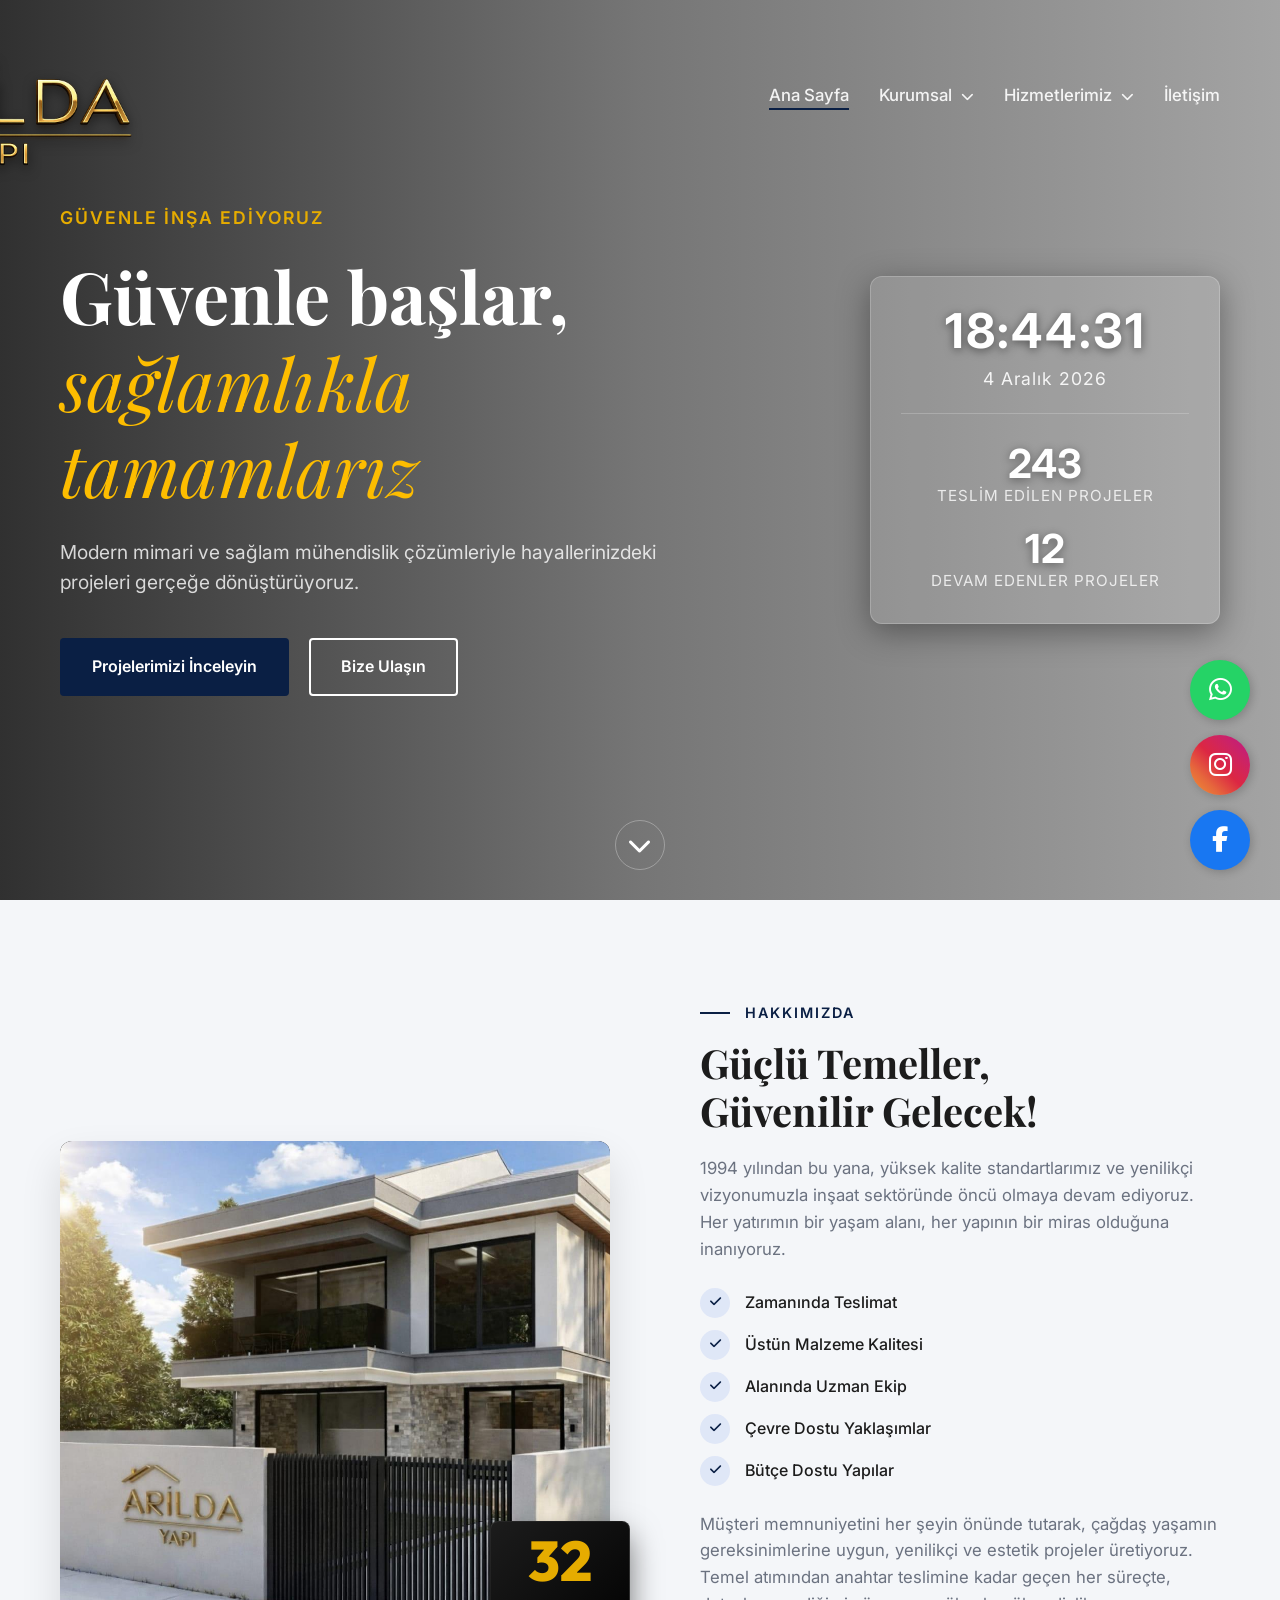
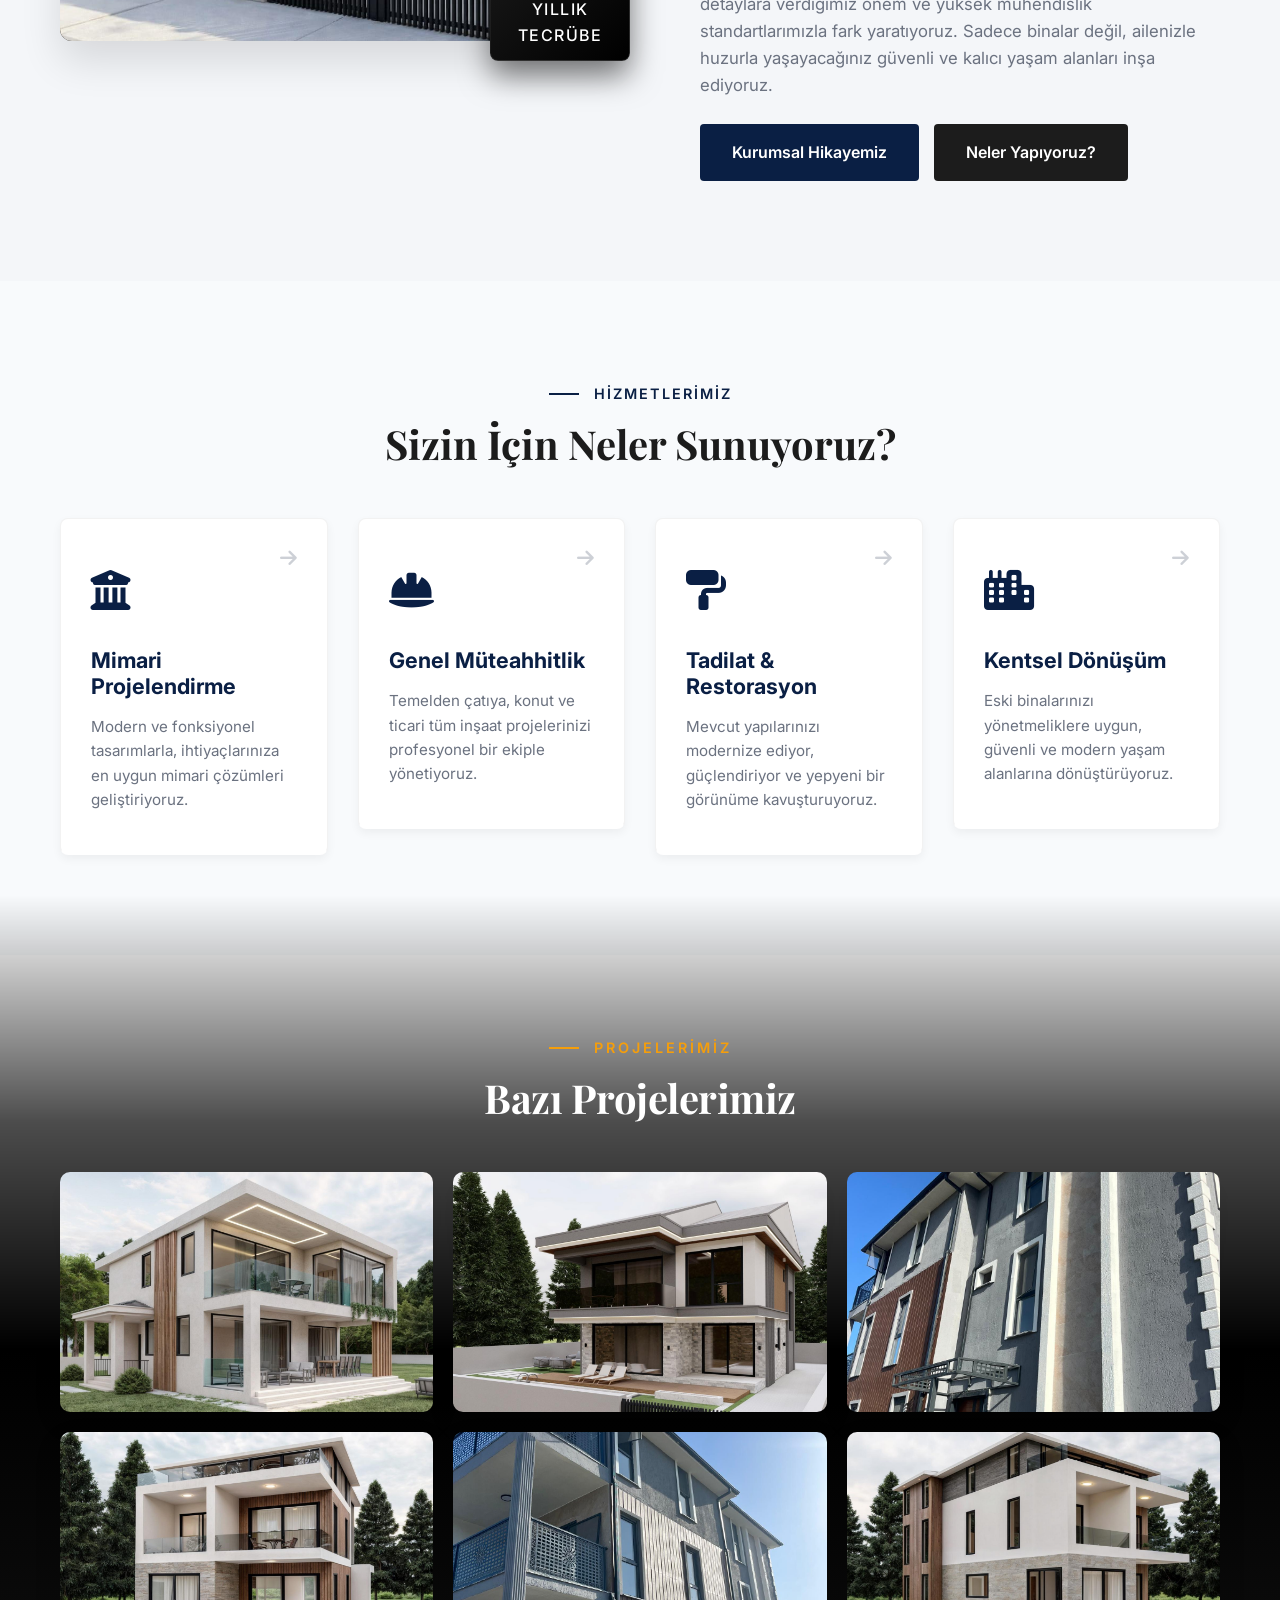
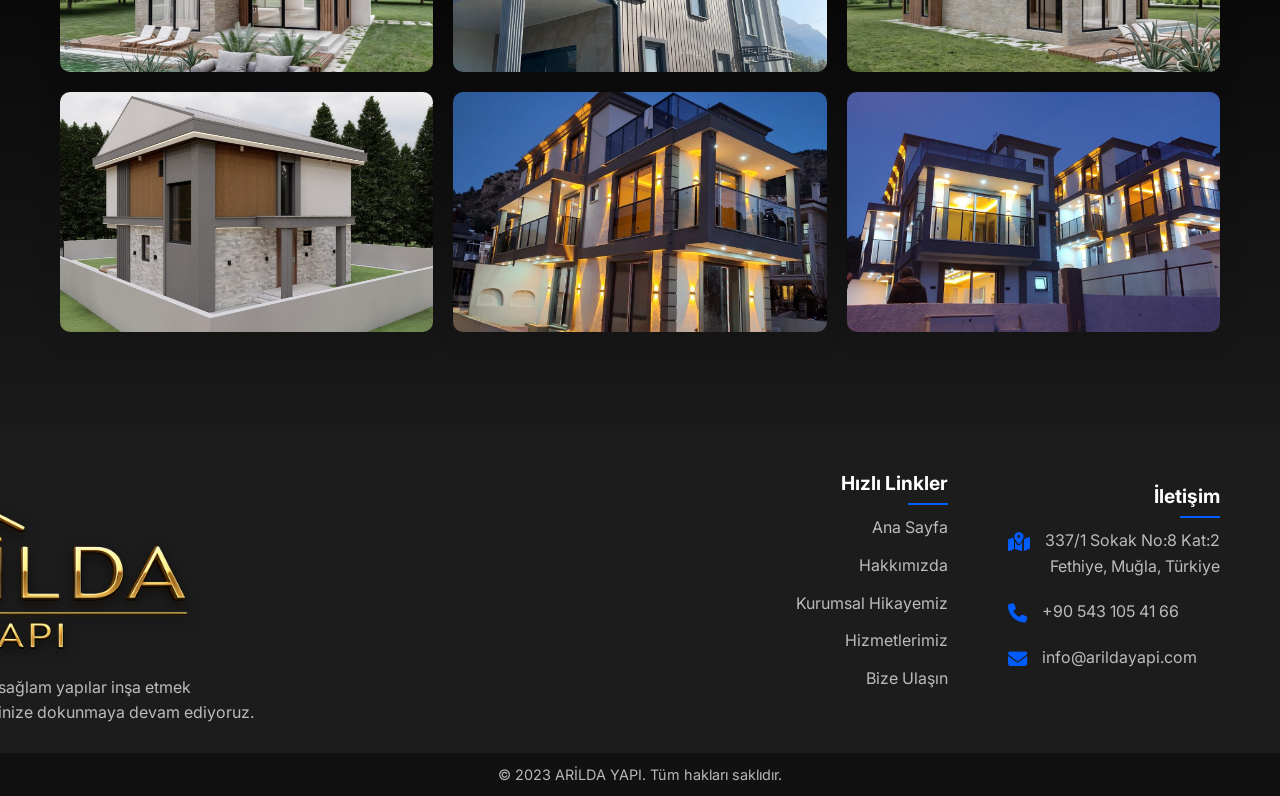
<file: index.html>
<!DOCTYPE html>
<html lang="tr">

<head>
    <meta charset="UTF-8">
    <meta name="viewport" content="width=device-width, initial-scale=1.0">
    <title>ARİLDA YAPI | Geleceğin Mimarı</title>
    <!-- Google Fonts -->
    <link rel="preconnect" href="https://fonts.googleapis.com">
    <link rel="preconnect" href="https://fonts.gstatic.com" crossorigin>
    <link
        href="https://fonts.googleapis.com/css2?family=Outfit:wght@300;400;600;800&family=Playfair+Display:wght@600;700&family=Inter:wght@400;600;700&display=swap"
        rel="stylesheet">
    <!-- Font Awesome -->
    <link rel="stylesheet" href="https://cdnjs.cloudflare.com/ajax/libs/font-awesome/6.4.0/css/all.min.css">
    <!-- Custom CSS -->
    <link rel="stylesheet" href="css/variables.css">
    <link rel="stylesheet" href="css/base.css">
    <link rel="stylesheet" href="css/layout.css">
    <link rel="stylesheet" href="css/components.css">
    <link rel="stylesheet" href="css/mobile.css">
</head>

<body>

    <!-- Header & Navigation -->
    <header id="header">
        <div class="container nav-container">
            <a href="#" class="logo">
                <img src="img/arilda_logo.png" alt="ARİLDA YAPI Logo" class="logo-img">
            </a>

            <nav class="main-nav">
                <ul class="nav-links">
                    <li><a href="#hero" class="active">Ana Sayfa</a></li>

                    <li class="dropdown">
                        <a href="kurumsal/hakkimizda.html">Kurumsal <i class="fa-solid fa-chevron-down"
                                style="font-size: 0.8rem; margin-left: 5px;"></i></a>
                        <ul class="dropdown-content">
                            <li><a href="kurumsal/hakkimizda.html#hakkimizda">Hakkımızda</a></li>
                            <li><a href="kurumsal/hakkimizda.html#vizyon-misyon">Vizyon & Misyon</a></li>
                            <li><a href="kurumsal/hakkimizda.html#tarihcemiz">Tarihçemiz</a></li>
                        </ul>
                    </li>

                    <li class="dropdown">
                        <a href="#services">Hizmetlerimiz <i class="fa-solid fa-chevron-down"
                                style="font-size: 0.8rem; margin-left: 5px;"></i></a>
                        <ul class="dropdown-content">
                            <li><a href="hizmetler/mimari-projelendirme.html">Mimari Projelendirme</a></li>
                            <li><a href="hizmetler/genel-muteahhitlik.html">Genel Müteahhitlik</a></li>
                            <li><a href="hizmetler/tadilat-restorasyon.html">Tadilat <span
                                        style="font-family: var(--font-main);">&</span> Restorasyon</a></li>
                            <li><a href="hizmetler/kentsel-donusum.html">Kentsel Dönüşüm</a></li>
                        </ul>
                    </li>



                    <li><a href="https://wa.me/905431054166?text=Merhaba,%20web%20sitenizden%20ulaşıyorum.%20Bilgi%20almak%20istiyorum."
                            target="_blank" rel="noopener noreferrer">İletişim</a></li>
                </ul>
            </nav>

            <button class="mobile-menu-btn">
                <i class="fa-solid fa-bars"></i>
            </button>
        </div>
    </header>

    <!-- Hero Section -->
    <section id="hero" class="hero">
        <div class="hero-overlay"></div>
        <div class="container hero-container">
            <div class="hero-content">
                <span class="subtitle">Güvenle İnşa Ediyoruz</span>
                <h1>Güvenle başlar,<br><span class="highlight">sağlamlıkla tamamlarız</span> </h1>
                <p>Modern mimari ve sağlam mühendislik çözümleriyle hayallerinizdeki projeleri gerçeğe dönüştürüyoruz.
                </p>
                <div class="hero-buttons">
                    <a href="#services" class="btn btn-primary">Projelerimizi İnceleyin</a>
                    <a href="https://wa.me/905431054166?text=Merhaba,%20web%20sitenizden%20ulaşıyorum.%20Bilgi%20almak%20istiyorum."
                        class="btn btn-outline" target="_blank" rel="noopener noreferrer">Bize Ulaşın</a>
                </div>
            </div>

            <div class="hero-right-panel">
                <div class="glass-panel text-center">
                    <div class="clock-display">
                        <span id="currentTime">00:00:00</span>
                        <small id="currentDate">01 Ocak 2026</small>
                    </div>
                    <div class="stats-container">
                        <div class="stat-item">
                            <span class="stat-number" data-target="243">243</span>
                            <span class="stat-label">Teslim Edilen Projeler</span>
                        </div>
                        <div class="stat-item">
                            <span class="stat-number" data-target="12">12</span>
                            <span class="stat-label">Devam Edenler Projeler</span>
                        </div>
                    </div>
                </div>
            </div>
        </div>
        <div class="scroll-down">
            <a href="#about"><i class="fa-solid fa-chevron-down"></i></a>
        </div>
    </section>

    <!-- About Section -->
    <section id="about" class="section">
        <div class="container about-container">
            <div class="about-slider-container">
                <div class="about-slider">
                    <img src="img/konutarilda.jpeg" alt="ARİLDA YAPI" class="slide active">
                    <img src="img/birdigerevdaha.jpeg" alt="ARİLDA YAPI" class="slide">
                    <img src="img/evlerdenbitanesidaha.jpeg" alt="ARİLDA YAPI" class="slide">
                    <img src="img/beyazev.jpeg" alt="ARİLDA YAPI" class="slide">
                </div>
                <div class="experience-badge modern">
                    <span class="years">32</span>
                    <span class="text">Yıllık<br>Tecrübe</span>
                </div>
            </div>

            <div class="about-content shifted">
                <span class="section-subtitle">Hakkımızda</span>
                <h2 class="section-title">Güçlü Temeller, <br>Güvenilir Gelecek!</h2>
                <p>1994 yılından bu yana, yüksek kalite standartlarımız ve yenilikçi vizyonumuzla inşaat sektöründe öncü
                    olmaya devam ediyoruz. Her yatırımın bir yaşam alanı, her yapının bir miras olduğuna inanıyoruz.</p>

                <ul class="about-list">
                    <li><i class="fa-solid fa-check"></i> Zamanında Teslimat</li>
                    <li><i class="fa-solid fa-check"></i> Üstün Malzeme Kalitesi</li>
                    <li><i class="fa-solid fa-check"></i> Alanında Uzman Ekip</li>
                    <li><i class="fa-solid fa-check"></i> Çevre Dostu Yaklaşımlar</li>
                    <li><i class="fa-solid fa-check"></i> Bütçe Dostu Yapılar</li>
                </ul>

                <p>Müşteri memnuniyetini her şeyin önünde tutarak, çağdaş yaşamın gereksinimlerine uygun, yenilikçi ve
                    estetik projeler üretiyoruz. Temel atımından anahtar teslimine kadar geçen her süreçte, detaylara
                    verdiğimiz önem ve yüksek mühendislik standartlarımızla fark yaratıyoruz. Sadece binalar değil,
                    ailenizle huzurla yaşayacağınız güvenli ve kalıcı yaşam alanları inşa ediyoruz.</p>

                <div style="display: flex; gap: 15px; margin-top: 1.5rem;">
                    <a href="kurumsal/hakkimizda.html" class="btn btn-primary">Kurumsal Hikayemiz</a>
                    <a href="#services" class="btn btn-secondary">Neler Yapıyoruz?</a>
                </div>
            </div>
        </div>
    </section>

    <!-- Services Section -->
    <section id="services" class="section bg-light">
        <div class="container">
            <div class="section-header text-center">
                <span class="section-subtitle">Hizmetlerimiz</span>
                <h2 class="section-title">Sizin İçin Neler Sunuyoruz?</h2>
            </div>

            <div class="services-grid">
                <!-- Service 1 -->
                <a href="hizmetler/mimari-projelendirme.html" style="text-decoration: none; color: inherit;">
                    <div class="service-card reveal">
                        <i class="fa-solid fa-arrow-right service-card-arrow"></i>
                        <div class="service-icon"><i class="fa-solid fa-building-columns"></i></div>
                        <h3>Mimari Projelendirme</h3>
                        <p>Modern ve fonksiyonel tasarımlarla, ihtiyaçlarınıza en uygun mimari çözümleri geliştiriyoruz.
                        </p>
                        <div class="service-overlay">
                            <p>Hayalinizdeki yapıyı kağıda döküyor, estetik ve mühendisliği bir araya getirerek modern
                                projeler tasarlıyoruz. Doğa ve insan uyumunu gözeten çözümler sunuyoruz.</p>
                        </div>
                    </div>
                </a>

                <!-- Service 2 -->
                <a href="hizmetler/genel-muteahhitlik.html" style="text-decoration: none; color: inherit;">
                    <div class="service-card reveal">
                        <i class="fa-solid fa-arrow-right service-card-arrow"></i>
                        <div class="service-icon"><i class="fa-solid fa-helmet-safety"></i></div>
                        <h3>Genel Müteahhitlik</h3>
                        <p>Temelden çatıya, konut ve ticari tüm inşaat projelerinizi profesyonel bir ekiple yönetiyoruz.
                        </p>
                        <div class="service-overlay">
                            <p>Süreci baştan sona devralıyor, şantiyeyi güvenle yönetiyoruz. Hem zamanı hem bütçeyi
                                optimize
                                ederek anahtar teslim kusursuz işler çıkarıyoruz.</p>
                        </div>
                    </div>
                </a>

                <!-- Service 3 -->
                <a href="hizmetler/tadilat-restorasyon.html" style="text-decoration: none; color: inherit;">
                    <div class="service-card reveal">
                        <i class="fa-solid fa-arrow-right service-card-arrow"></i>
                        <div class="service-icon"><i class="fa-solid fa-paint-roller"></i></div>
                        <h3>Tadilat <span style="font-family: var(--font-main);">&</span> Restorasyon</h3>
                        <p>Mevcut yapılarınızı modernize ediyor, güçlendiriyor ve yepyeni bir görünüme kavuşturuyoruz.
                        </p>
                        <div class="service-overlay">
                            <p>Eskimiş ve yıpranmış mekanlara sihirli dokunuşlar yapıyoruz. Modern yaşamın
                                standartlarına
                                uygun, pırıl pırıl ve yepyeni mekanlara dönüştürüyoruz.</p>
                        </div>
                    </div>
                </a>

                <!-- Service 4 -->
                <a href="hizmetler/kentsel-donusum.html" style="text-decoration: none; color: inherit;">
                    <div class="service-card reveal">
                        <i class="fa-solid fa-arrow-right service-card-arrow"></i>
                        <div class="service-icon"><i class="fa-solid fa-city"></i></div>
                        <h3>Kentsel Dönüşüm</h3>
                        <p>Eski binalarınızı yönetmeliklere uygun, güvenli ve modern yaşam alanlarına dönüştürüyoruz.
                        </p>
                        <div class="service-overlay">
                            <p>Riskli yapılarınızı yasal mevzuata uygun şekilde yıkıp yerine depreme dayanıklı, çağdaş,
                                değer katan yeni binalar inşa ediyoruz.</p>
                        </div>
                    </div>
                </a>
            </div>
        </div>
    </section>

    <!-- Referance / Showcase Section -->
    <section id="referance" class="section">
        <style>
            .gallery-grid {
                display: grid;
                grid-template-columns: repeat(auto-fill, minmax(280px, 1fr));
                gap: 20px;
                margin-top: 20px;
            }

            .gallery-item {
                position: relative;
                border-radius: 10px;
                overflow: hidden;
                height: 240px;
                box-shadow: var(--shadow-md);
                cursor: pointer;
            }

            .gallery-item img {
                width: 100%;
                height: 100%;
                object-fit: cover;
                transition: transform 0.6s cubic-bezier(0.25, 1, 0.5, 1);
                display: block;
            }

            .gallery-item::after {
                content: '';
                position: absolute;
                inset: 0;
                background: linear-gradient(to top, rgba(10, 31, 68, 0.75) 0%, transparent 60%);
                opacity: 0;
                transition: opacity 0.4s ease;
            }

            .gallery-item:hover img {
                transform: scale(1.08);
            }

            .gallery-item:hover::after {
                opacity: 1;
            }

            .gallery-item .gallery-zoom {
                position: absolute;
                bottom: 15px;
                left: 50%;
                transform: translateX(-50%) translateY(20px);
                color: #fff;
                font-size: 0.85rem;
                font-weight: 600;
                letter-spacing: 1px;
                text-transform: uppercase;
                z-index: 2;
                opacity: 0;
                transition: all 0.4s ease;
                white-space: nowrap;
                display: flex;
                align-items: center;
                gap: 6px;
            }

            .gallery-item:hover .gallery-zoom {
                opacity: 1;
                transform: translateX(-50%) translateY(0);
            }
        </style>
        <div class="container">
            <div class="section-header text-center">
                <span class="section-subtitle">Projelerimiz</span>
                <h2 class="section-title">Bazı Projelerimiz</h2>
            </div>

            <div class="gallery-grid">
                <div class="gallery-item reveal">
                    <img src="img/beyazev.jpeg" alt="Villa Projesi">
                    <span class="gallery-zoom"><i class="fa-solid fa-expand"></i> Villa Projesi</span>
                </div>
                <div class="gallery-item reveal">
                    <img src="img/binaresmi.jpeg" alt="Bina Projesi">
                    <span class="gallery-zoom"><i class="fa-solid fa-expand"></i> Bina Projesi</span>
                </div>
                <div class="gallery-item reveal">
                    <img src="img/birdigerevdaha.jpeg" alt="Konut Projesi">
                    <span class="gallery-zoom"><i class="fa-solid fa-expand"></i> Konut Projesi</span>
                </div>
                <div class="gallery-item reveal">
                    <img src="img/evlerdenbiri.jpeg" alt="Müstakil Ev">
                    <span class="gallery-zoom"><i class="fa-solid fa-expand"></i> Müstakil Ev</span>
                </div>
                <div class="gallery-item reveal">
                    <img src="img/evlerdenbitanesidaha.jpeg" alt="Rezidans">
                    <span class="gallery-zoom"><i class="fa-solid fa-expand"></i> Rezidans</span>
                </div>
                <div class="gallery-item reveal">
                    <img src="img/evlerdendigeri.jpeg" alt="Konut">
                    <span class="gallery-zoom"><i class="fa-solid fa-expand"></i> Konut</span>
                </div>
                <div class="gallery-item reveal">
                    <img src="img/evresmi.jpeg" alt="Villa">
                    <span class="gallery-zoom"><i class="fa-solid fa-expand"></i> Villa</span>
                </div>
                <div class="gallery-item reveal">
                    <img src="img/isikliev.jpeg" alt="Lüks Konut">
                    <span class="gallery-zoom"><i class="fa-solid fa-expand"></i> Lüks Konut</span>
                </div>
                <div class="gallery-item reveal">
                    <img src="img/kaliteliev.jpeg" alt="Premium Konut">
                    <span class="gallery-zoom"><i class="fa-solid fa-expand"></i> Premium Konut</span>
                </div>
            </div>

        </div>
    </section>

    <!-- Contact & Footer Section -->
    <footer id="contact" class="footer">
        <div class="container footer-container">
            <div class="footer-col about-col">
                <a href="#" class="logo footer-logo">
                    <img src="img/arilda_logo.png" alt="ARİLDA YAPI Logo" class="logo-img">
                </a>
                <p>Güvenilir, estetik ve sağlam yapılar inşa etmek vizyonuyla, hayallerinize dokunmaya devam ediyoruz.
                </p>
            </div>

            <div class="footer-col links-col">
                <h3>Hızlı Linkler</h3>
                <ul>
                    <li><a href="#hero">Ana Sayfa</a></li>
                    <li><a href="kurumsal/hakkimizda.html#hakkimizda">Hakkımızda</a></li>
                    <li><a href="kurumsal/hakkimizda.html">Kurumsal Hikayemiz</a></li>
                    <li><a href="#services">Hizmetlerimiz</a></li>
                    <li><a href="https://wa.me/905431054166?text=Merhaba,%20web%20sitenizden%20ulaşıyorum.%20Bilgi%20almak%20istiyorum."
                            target="_blank" rel="noopener noreferrer">Bize Ulaşın</a></li>
                </ul>
            </div>

            <div class="footer-col contact-col">
                <h3>İletişim</h3>
                <div class="contact-info">
                    <div class="info-item">
                        <i class="fa-solid fa-map-location-dot"></i>
                        <p>337/1 Sokak No:8 Kat:2<br>Fethiye, Muğla, Türkiye</p>
                    </div>
                    <div class="info-item">
                        <i class="fa-solid fa-phone"></i>
                        <p><a href="tel:+905431054166">+90 543 105 41 66</a></p>
                    </div>
                    <div class="info-item">
                        <i class="fa-solid fa-envelope"></i>
                        <p><a href="mailto:info@arildayapi.com">info@arildayapi.com</a></p>
                    </div>
                </div>
            </div>
        </div>

        <div class="footer-bottom">
            <div class="container">
                <p>&copy; 2023 ARİLDA YAPI. Tüm hakları saklıdır.</p>
            </div>
        </div>
    </footer>

    <!-- Fixed Social Buttons Stack -->
    <div class="floating-socials">
        <a href="https://wa.me/905431054166?text=Merhaba,%20web%20sitenizden%20ulaşıyorum.%20Bilgi%20almak%20istiyorum."
            class="social-float whatsapp" target="_blank" rel="noopener noreferrer">
            <i class="fa-brands fa-whatsapp"></i>
            <span class="tooltip-text">WhatsApp</span>
        </a>
        <a href="https://instagram.com/arildayapi1" class="social-float instagram" target="_blank"
            rel="noopener noreferrer">
            <i class="fa-brands fa-instagram"></i>
            <span class="tooltip-text">Instagram</span>
        </a>
        <a href="https://www.facebook.com/profile.php?id=61582846904993" class="social-float facebook" target="_blank"
            rel="noopener noreferrer">
            <i class="fa-brands fa-facebook-f"></i>
            <span class="tooltip-text">Facebook</span>
        </a>
    </div>

    <!-- Custom JS -->
    <script src="script.js"></script>
</body>

</html>
</file>
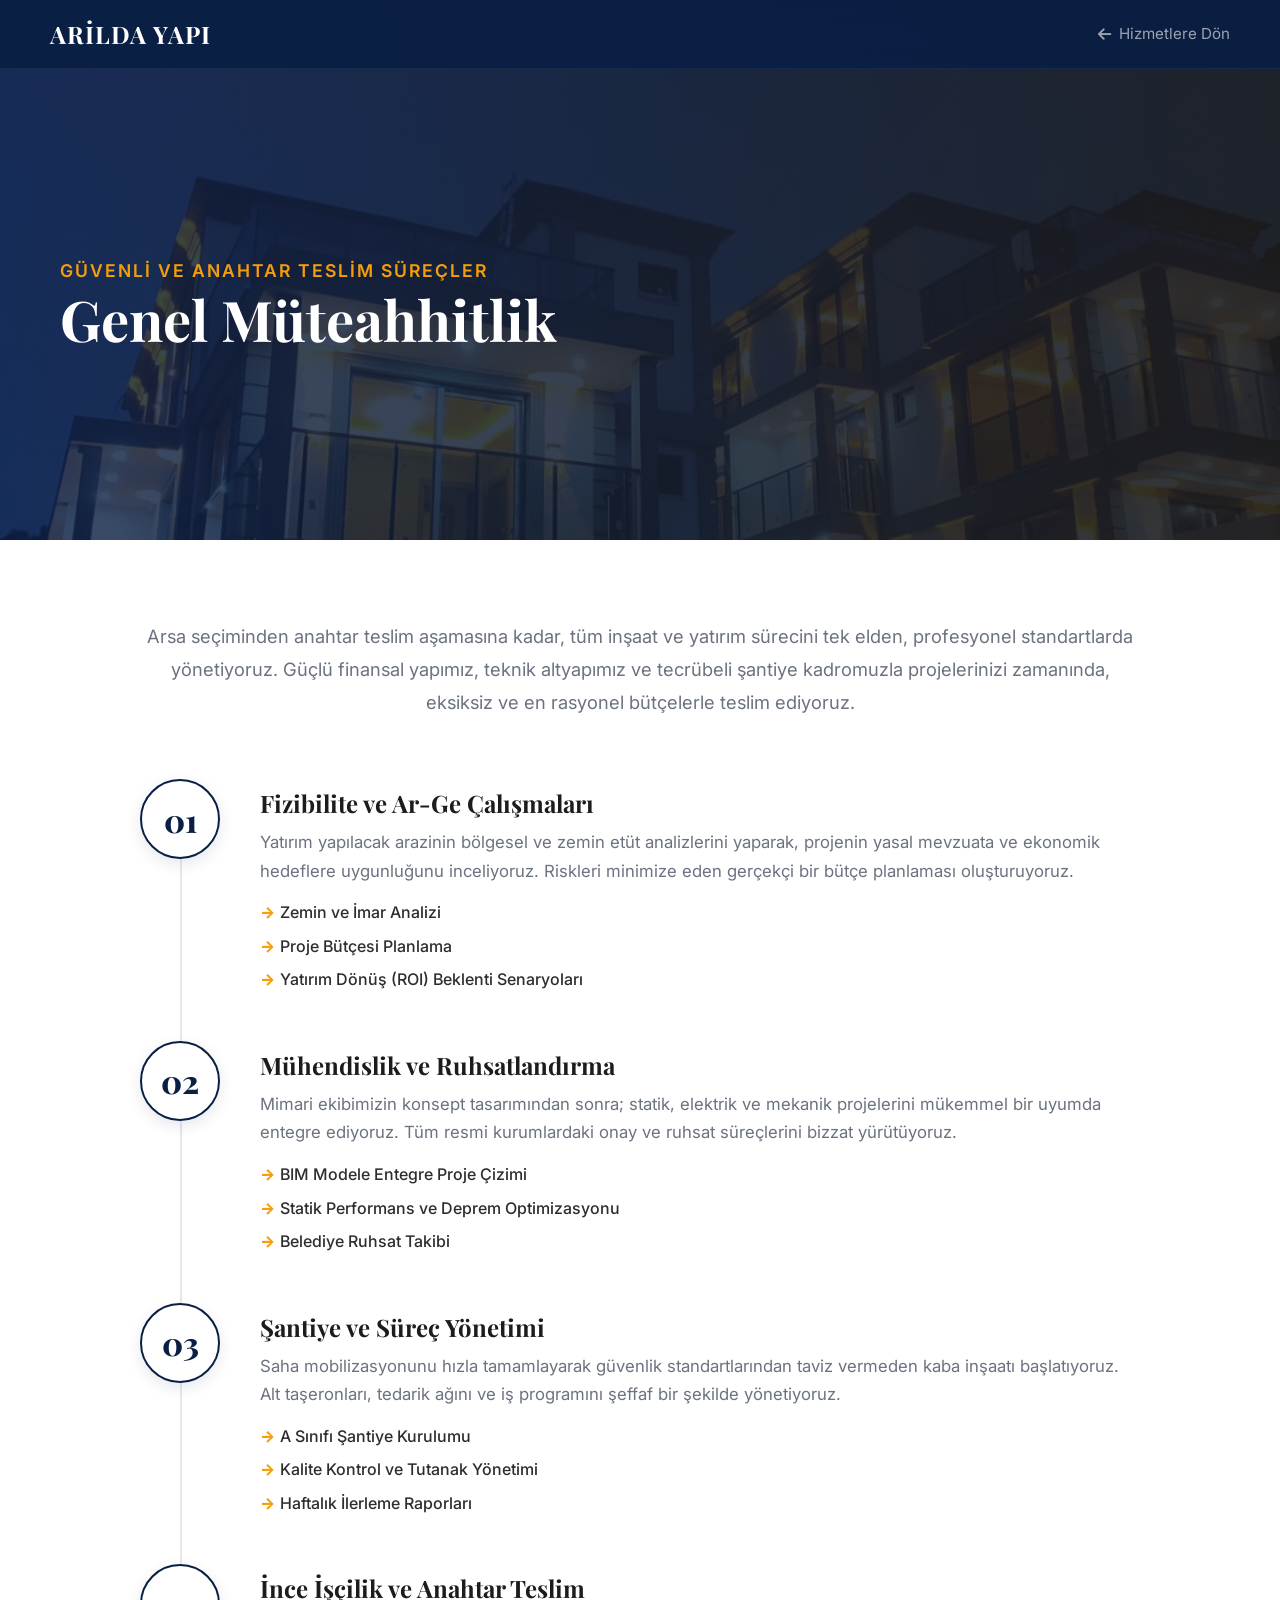
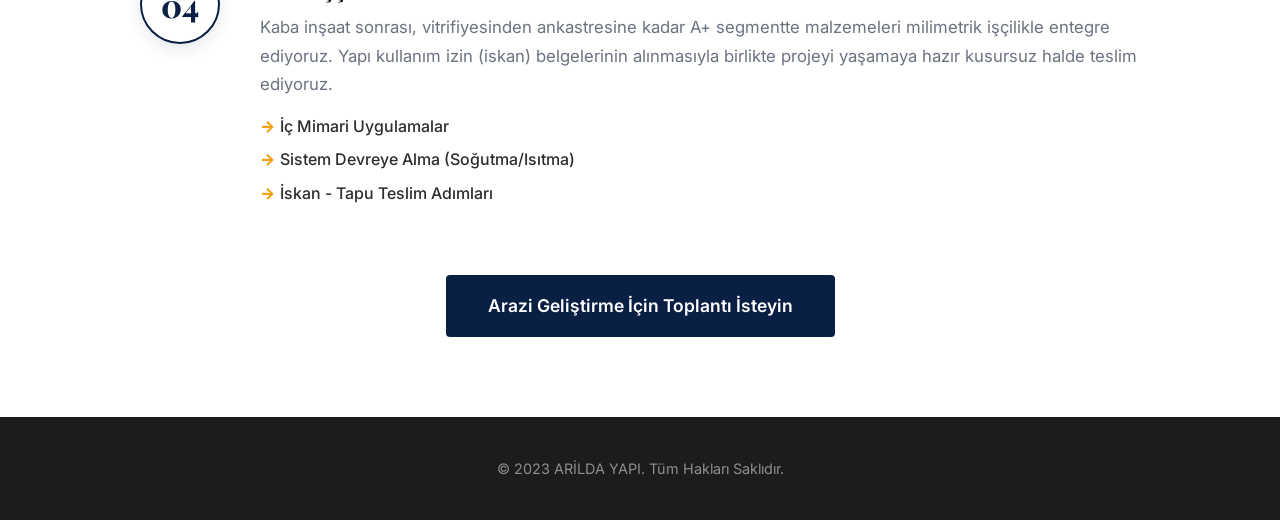
<file: hizmetler/genel-muteahhitlik.html>
<!DOCTYPE html>
<html lang="tr">

<head>
    <meta charset="UTF-8">
    <meta name="viewport" content="width=device-width, initial-scale=1.0">
    <title>Genel Müteahhitlik | ARİLDA YAPI</title>
    <!-- Google Fonts -->
    <link rel="preconnect" href="https://fonts.googleapis.com">
    <link rel="preconnect" href="https://fonts.gstatic.com" crossorigin>
    <link
        href="https://fonts.googleapis.com/css2?family=Outfit:wght@300;400;600;800&family=Playfair+Display:wght@600;700&family=Inter:wght@400;600;700&display=swap"
        rel="stylesheet">
    <!-- Font Awesome -->
    <link rel="stylesheet" href="https://cdnjs.cloudflare.com/ajax/libs/font-awesome/6.4.0/css/all.min.css">
    <!-- Custom CSS -->
    <link rel="stylesheet" href="../css/variables.css">
    <link rel="stylesheet" href="../css/base.css">
    <link rel="stylesheet" href="../css/layout.css">
    <link rel="stylesheet" href="../css/components.css">
    <style>
        .detail-page {
            background-color: var(--white);
        }

        .minimal-header {
            position: fixed;
            top: 0;
            left: 0;
            width: 100%;
            padding: 15px 50px;
            background: rgba(10, 31, 68, 0.95);
            backdrop-filter: blur(10px);
            z-index: 1000;
            display: flex;
            justify-content: space-between;
            align-items: center;
            border-bottom: 1px solid rgba(255, 255, 255, 0.05);
        }

        .minimal-header .logo-text {
            color: var(--white);
            font-family: var(--font-heading);
            font-size: 1.5rem;
            font-weight: 700;
            letter-spacing: 1px;
        }

        .back-link {
            color: var(--text-muted);
            font-size: 0.95rem;
            display: flex;
            align-items: center;
            gap: 8px;
            transition: var(--transition);
        }

        .back-link:hover {
            color: var(--accent);
        }

        .detail-banner {
            height: 60vh;
            min-height: 400px;
            background-image: linear-gradient(to right, rgba(10, 31, 68, 0.8), rgba(28, 28, 28, 0.9)), url('../img/kaliteliev.jpeg');
            background-size: cover;
            background-position: center;
            background-attachment: fixed;
            display: flex;
            align-items: center;
            padding-top: 80px;
        }

        .detail-banner h1 {
            color: var(--white);
            font-size: 3.5rem;
            margin-bottom: 10px;
            line-height: 1.2;
        }

        .detail-banner p {
            color: var(--accent);
            font-size: 1.1rem;
            letter-spacing: 2px;
            text-transform: uppercase;
            font-weight: 600;
        }

        .detail-content {
            padding: 80px 0;
            max-width: 1000px;
            margin: 0 auto;
        }

        /* Responsive Process Timeline Layout */
        .process-grid {
            margin-top: 60px;
        }

        .process-step {
            display: flex;
            margin-bottom: 40px;
            position: relative;
        }

        /* Line connecting steps */
        .process-step:not(:last-child)::after {
            content: '';
            position: absolute;
            top: 60px;
            left: 40px;
            width: 2px;
            height: calc(100% - 20px);
            background-color: rgba(10, 31, 68, 0.1);
            z-index: 0;
        }

        .step-number {
            width: 80px;
            height: 80px;
            background-color: var(--white);
            border: 2px solid var(--primary);
            border-radius: 50%;
            display: flex;
            justify-content: center;
            align-items: center;
            font-size: 2rem;
            font-weight: 800;
            color: var(--primary);
            font-family: var(--font-heading);
            flex-shrink: 0;
            z-index: 1;
            box-shadow: 0 5px 15px rgba(10, 31, 68, 0.1);
        }

        .step-content {
            padding-left: 40px;
            padding-top: 10px;
        }

        .step-content h3 {
            font-size: 1.5rem;
            color: var(--secondary);
            margin-bottom: 10px;
        }

        .step-content p {
            color: var(--text-light);
            font-size: 1.05rem;
            line-height: 1.7;
            margin-bottom: 15px;
        }

        .step-list {
            list-style: none;
            padding: 0;
        }

        .step-list li {
            position: relative;
            padding-left: 20px;
            margin-bottom: 8px;
            color: var(--text-dark);
            font-weight: 500;
        }

        .step-list li::before {
            content: '→';
            position: absolute;
            left: 0;
            color: var(--accent);
            font-weight: 800;
        }

        /* Hover animation on step */
        .process-step:hover .step-number {
            background-color: var(--primary);
            color: var(--white);
            transform: scale(1.05);
            transition: var(--transition);
        }
    </style>
    <link rel="stylesheet" href="../css/mobile.css">
</head>

<body class="detail-page">

    <!-- Minimal Header -->
    <header class="minimal-header">
        <a href="../index.html" class="logo-text">ARİLDA YAPI</a>
        <a href="../index.html#services" class="back-link"><i class="fa-solid fa-arrow-left"></i> Hizmetlere Dön</a>
    </header>

    <!-- Premium Banner -->
    <section class="detail-banner">
        <div class="container">
            <div class="reveal">
                <p>Güvenli ve Anahtar Teslim Süreçler</p>
                <h1>Genel Müteahhitlik</h1>
            </div>
        </div>
    </section>

    <!-- Detail Content -->
    <section class="detail-content container">

        <div class="reveal text-center" style="margin-bottom: 60px;">
            <p style="font-size: 1.15rem; color: var(--text-light); line-height: 1.8;">
                Arsa seçiminden anahtar teslim aşamasına kadar, tüm inşaat ve yatırım sürecini tek elden, profesyonel
                standartlarda yönetiyoruz. Güçlü finansal yapımız, teknik altyapımız ve tecrübeli şantiye kadromuzla
                projelerinizi zamanında, eksiksiz ve en rasyonel bütçelerle teslim ediyoruz.
            </p>
        </div>

        <div class="process-grid">

            <!-- Step 1 -->
            <div class="process-step reveal">
                <div class="step-number">01</div>
                <div class="step-content">
                    <h3>Fizibilite ve Ar-Ge Çalışmaları</h3>
                    <p>Yatırım yapılacak arazinin bölgesel ve zemin etüt analizlerini yaparak, projenin yasal mevzuata
                        ve ekonomik hedeflere uygunluğunu inceliyoruz. Riskleri minimize eden gerçekçi bir bütçe
                        planlaması oluşturuyoruz.</p>
                    <ul class="step-list">
                        <li>Zemin ve İmar Analizi</li>
                        <li>Proje Bütçesi Planlama</li>
                        <li>Yatırım Dönüş (ROI) Beklenti Senaryoları</li>
                    </ul>
                </div>
            </div>

            <!-- Step 2 -->
            <div class="process-step reveal">
                <div class="step-number">02</div>
                <div class="step-content">
                    <h3>Mühendislik ve Ruhsatlandırma</h3>
                    <p>Mimari ekibimizin konsept tasarımından sonra; statik, elektrik ve mekanik projelerini mükemmel
                        bir uyumda entegre ediyoruz. Tüm resmi kurumlardaki onay ve ruhsat süreçlerini bizzat
                        yürütüyoruz.</p>
                    <ul class="step-list">
                        <li>BIM Modele Entegre Proje Çizimi</li>
                        <li>Statik Performans ve Deprem Optimizasyonu</li>
                        <li>Belediye Ruhsat Takibi</li>
                    </ul>
                </div>
            </div>

            <!-- Step 3 -->
            <div class="process-step reveal">
                <div class="step-number">03</div>
                <div class="step-content">
                    <h3>Şantiye ve Süreç Yönetimi</h3>
                    <p>Saha mobilizasyonunu hızla tamamlayarak güvenlik standartlarından taviz vermeden kaba inşaatı
                        başlatıyoruz. Alt taşeronları, tedarik ağını ve iş programını şeffaf bir şekilde yönetiyoruz.
                    </p>
                    <ul class="step-list">
                        <li>A Sınıfı Şantiye Kurulumu</li>
                        <li>Kalite Kontrol ve Tutanak Yönetimi</li>
                        <li>Haftalık İlerleme Raporları</li>
                    </ul>
                </div>
            </div>

            <!-- Step 4 -->
            <div class="process-step reveal">
                <div class="step-number">04</div>
                <div class="step-content">
                    <h3>İnce İşçilik ve Anahtar Teslim</h3>
                    <p>Kaba inşaat sonrası, vitrifiyesinden ankastresine kadar A+ segmentte malzemeleri milimetrik
                        işçilikle entegre ediyoruz. Yapı kullanım izin (iskan) belgelerinin alınmasıyla birlikte projeyi
                        yaşamaya hazır kusursuz halde teslim ediyoruz.</p>
                    <ul class="step-list">
                        <li>İç Mimari Uygulamalar</li>
                        <li>Sistem Devreye Alma (Soğutma/Isıtma)</li>
                        <li>İskan - Tapu Teslim Adımları</li>
                    </ul>
                </div>
            </div>

        </div>

        <div class="text-center mt-4 reveal" style="margin-top: 60px;">
            <a href="https://wa.me/905431054166?text=Merhaba,%20web%20sitenizden%20ulaşıyorum.%20Bilgi%20almak%20istiyorum."
                class="btn btn-primary" style="padding: 15px 40px; font-size: 1.1rem;" target="_blank"
                rel="noopener noreferrer">Arazi
                Geliştirme İçin Toplantı İsteyin</a>
        </div>

    </section>

    <!-- Footer Partial -->
    <footer
        style="background-color: var(--secondary); padding: 40px 0; text-align: center; color: rgba(255,255,255,0.5); font-size: 0.9rem;">
        <div class="container">
            <p>&copy; 2023 ARİLDA YAPI. Tüm Hakları Saklıdır.</p>
        </div>
    </footer>

    <!-- Script for Reveal animations -->
    <script>
        document.addEventListener('DOMContentLoaded', () => {
            const revealElements = document.querySelectorAll('.reveal');
            const revealObserver = new IntersectionObserver((entries, observer) => {
                entries.forEach(entry => {
                    if (entry.isIntersecting) {
                        entry.target.classList.add('active');
                        observer.unobserve(entry.target);
                    }
                });
            }, { threshold: 0.1 });
            revealElements.forEach(el => revealObserver.observe(el));
        });
    </script>
</body>

</html>
</file>
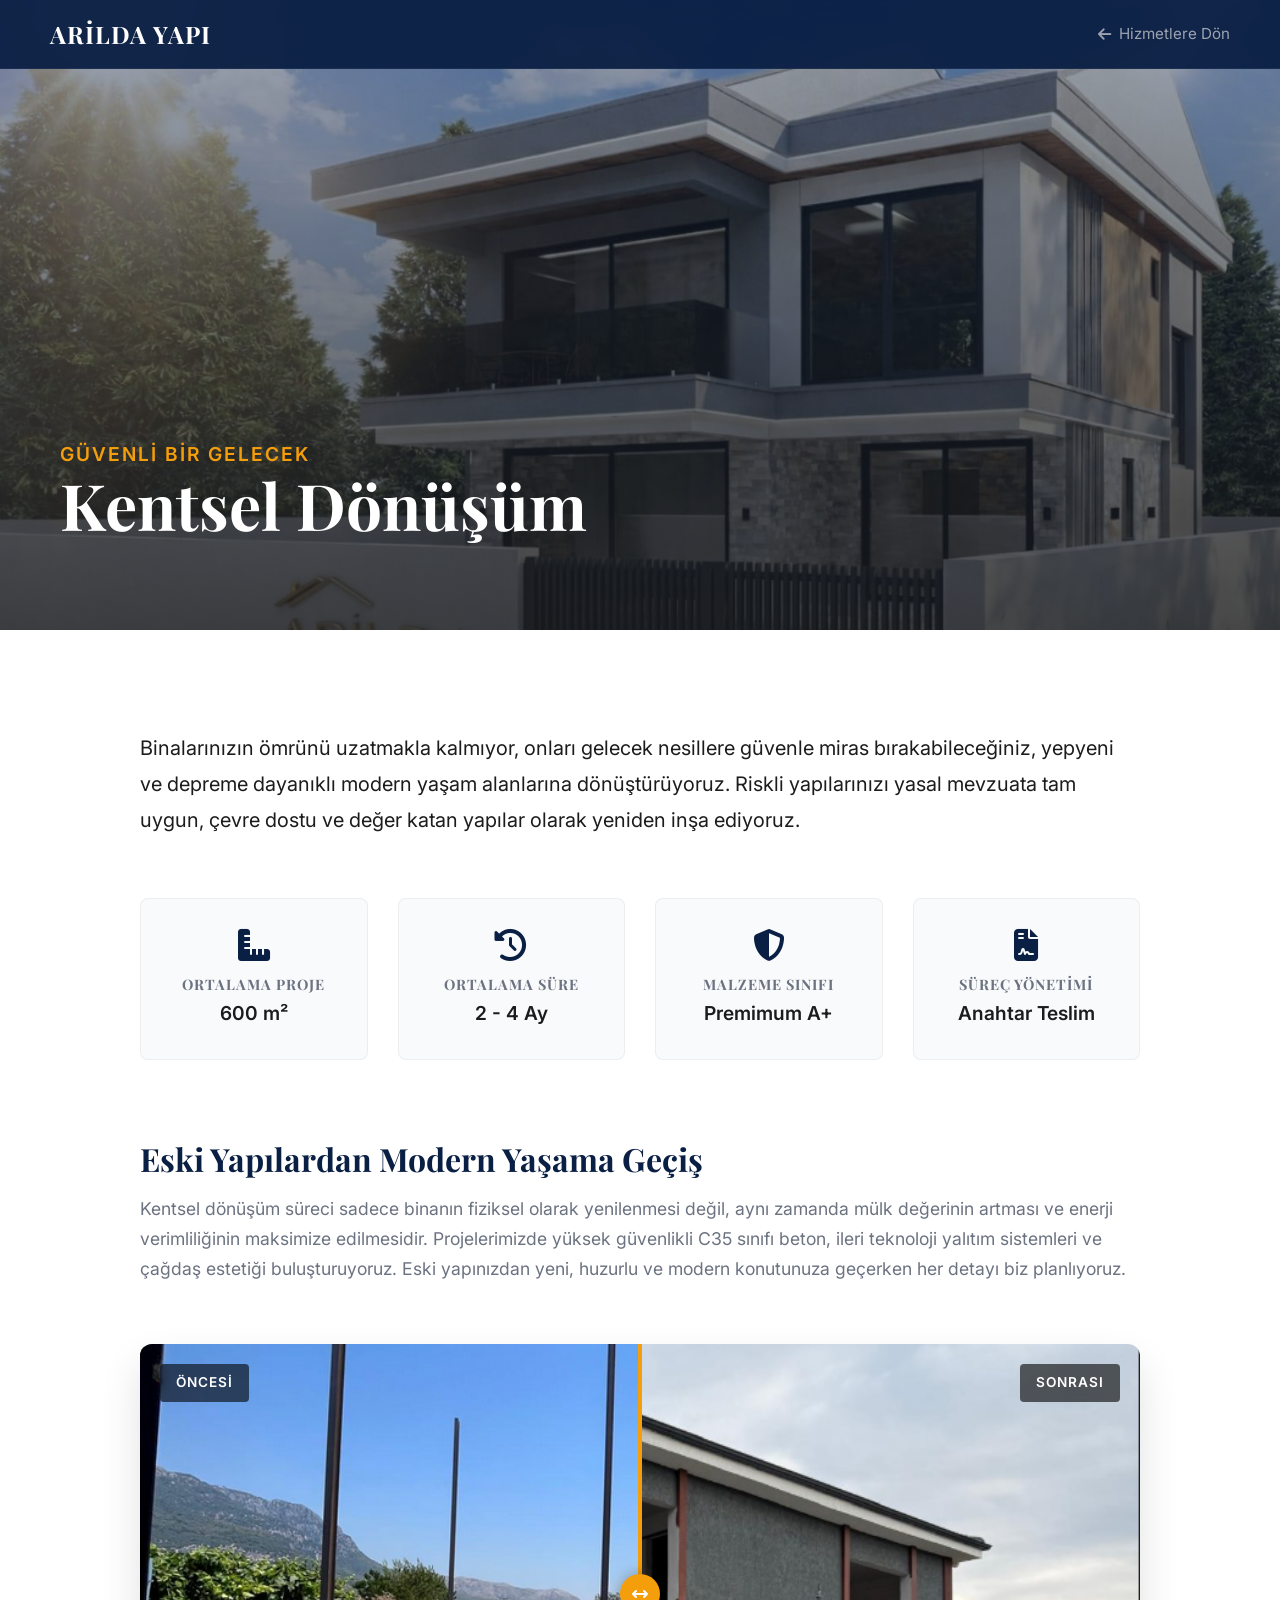
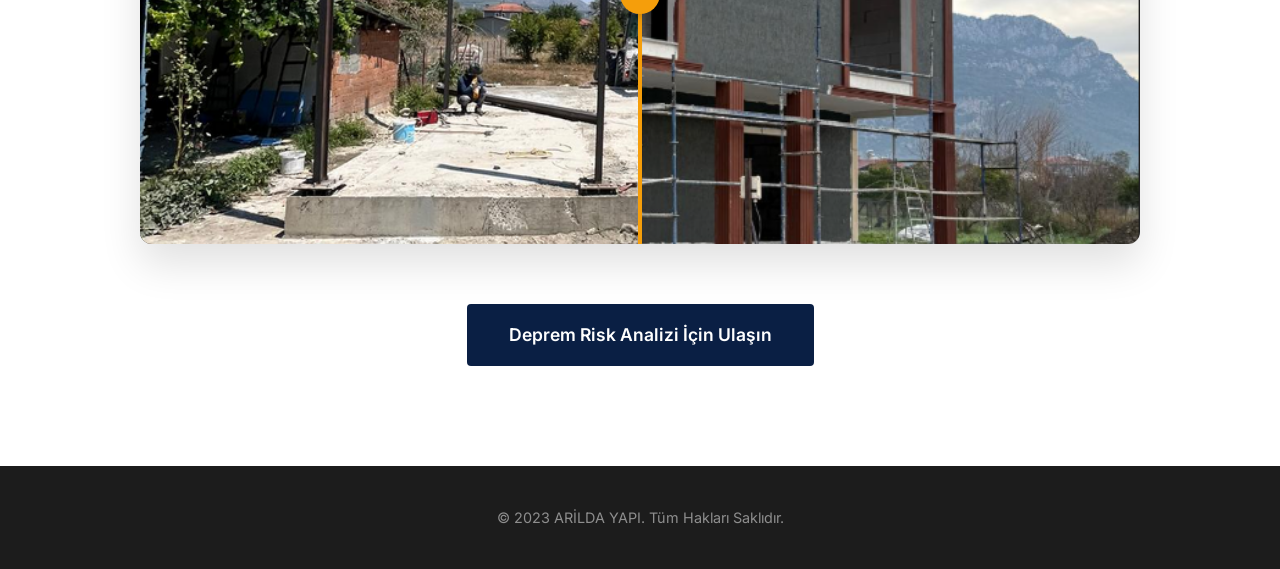
<file: hizmetler/kentsel-donusum.html>
<!DOCTYPE html>
<html lang="tr">

<head>
    <meta charset="UTF-8">
    <meta name="viewport" content="width=device-width, initial-scale=1.0">
    <title>Kentsel Dönüşüm | ARİLDA YAPI</title>
    <!-- Google Fonts -->
    <link rel="preconnect" href="https://fonts.googleapis.com">
    <link rel="preconnect" href="https://fonts.gstatic.com" crossorigin>
    <link
        href="https://fonts.googleapis.com/css2?family=Outfit:wght@300;400;600;800&family=Playfair+Display:wght@600;700&family=Inter:wght@400;600;700&display=swap"
        rel="stylesheet">
    <!-- Font Awesome -->
    <link rel="stylesheet" href="https://cdnjs.cloudflare.com/ajax/libs/font-awesome/6.4.0/css/all.min.css">
    <!-- Custom CSS -->
    <link rel="stylesheet" href="../css/variables.css">
    <link rel="stylesheet" href="../css/base.css">
    <link rel="stylesheet" href="../css/layout.css">
    <link rel="stylesheet" href="../css/components.css">
    <style>
        /* Specific Styles for Detail Pages */
        .detail-page {
            background-color: var(--white);
        }

        .minimal-header {
            position: fixed;
            top: 0;
            left: 0;
            width: 100%;
            padding: 15px 50px;
            background: rgba(10, 31, 68, 0.95);
            backdrop-filter: blur(10px);
            z-index: 1000;
            display: flex;
            justify-content: space-between;
            align-items: center;
            border-bottom: 1px solid rgba(255, 255, 255, 0.05);
        }

        .minimal-header .logo-text {
            color: var(--white);
            font-family: var(--font-heading);
            font-size: 1.5rem;
            font-weight: 700;
            letter-spacing: 1px;
        }

        .back-link {
            color: var(--text-muted);
            font-size: 0.95rem;
            display: flex;
            align-items: center;
            gap: 8px;
            transition: var(--transition);
        }

        .back-link:hover {
            color: var(--accent);
        }

        .detail-banner {
            height: 70vh;
            min-height: 500px;
            background-image: linear-gradient(to bottom, rgba(10, 31, 68, 0.4), rgba(28, 28, 28, 0.95)), url('../img/konutarilda.jpeg');
            background-size: cover;
            background-position: center;
            background-attachment: fixed;
            display: flex;
            align-items: flex-end;
            padding-bottom: 80px;
        }

        .detail-banner h1 {
            color: var(--white);
            font-size: 4rem;
            margin-bottom: 10px;
            line-height: 1.1;
        }

        .detail-banner p {
            color: var(--accent);
            font-size: 1.2rem;
            letter-spacing: 2px;
            text-transform: uppercase;
            font-weight: 600;
        }

        .detail-content {
            padding: 100px 0;
            max-width: 1000px;
            margin: 0 auto;
        }

        .lead-text {
            font-size: 1.25rem;
            line-height: 1.8;
            color: var(--secondary);
            margin-bottom: 60px;
            font-weight: 400;
        }

        /* Detail Information Grid */
        .info-grid {
            display: grid;
            grid-template-columns: repeat(auto-fit, minmax(200px, 1fr));
            gap: 30px;
            margin-top: 50px;
            margin-bottom: 80px;
        }

        .info-box {
            background: var(--bg-light);
            padding: 30px;
            border-radius: 8px;
            text-align: center;
            border: 1px solid rgba(0, 0, 0, 0.05);
            transition: var(--transition);
        }

        .info-box:hover {
            transform: translateY(-5px);
            box-shadow: var(--shadow-sm);
            border-color: rgba(10, 31, 68, 0.1);
        }

        .info-box i {
            font-size: 2rem;
            color: var(--primary);
            margin-bottom: 15px;
        }

        .info-box h4 {
            font-size: 0.9rem;
            color: var(--text-light);
            text-transform: uppercase;
            letter-spacing: 1px;
            margin-bottom: 5px;
        }

        .info-box p {
            font-size: 1.2rem;
            color: var(--secondary);
            font-weight: 600;
        }

        /* Before/After Split View Custom Component */
        .split-view-container {
            position: relative;
            width: 100%;
            height: 500px;
            overflow: hidden;
            border-radius: 12px;
            box-shadow: var(--shadow-lg);
            margin: 60px 0;
        }

        .split-view-panel {
            position: absolute;
            top: 0;
            left: 0;
            width: 100%;
            height: 100%;
            background-size: cover;
            background-position: center;
        }

        /* After = right background = render (Sonrası) */
        .split-view-after {
            background-image: url('../img/sonrası.png');
            background-position: center 20%;
        }

        /* Before = left clipped panel = construction (Öncesi) */
        .split-view-before {
            background-image: url('../img/oncesi.png');
            background-position: center 30%;
            width: 100%;
            clip-path: polygon(0 0, 50% 0, 50% 100%, 0 100%);
            z-index: 2;
        }

        .split-handle {
            position: absolute;
            top: 0;
            bottom: 0;
            left: 50%;
            width: 4px;
            margin-left: -2px;
            background-color: var(--accent);
            z-index: 3;
            cursor: ew-resize;
        }

        .split-handle-icon {
            position: absolute;
            top: 50%;
            left: 50%;
            transform: translate(-50%, -50%);
            width: 40px;
            height: 40px;
            background-color: var(--accent);
            color: #fff;
            border-radius: 50%;
            display: flex;
            justify-content: center;
            align-items: center;
            box-shadow: 0 0 15px rgba(0, 0, 0, 0.3);
            pointer-events: none;
        }

        .split-label {
            position: absolute;
            top: 20px;
            padding: 8px 16px;
            background: rgba(0, 0, 0, 0.6);
            color: #fff;
            font-weight: 600;
            border-radius: 4px;
            backdrop-filter: blur(4px);
            z-index: 4;
            letter-spacing: 1px;
            font-size: 0.85rem;
            text-transform: uppercase;
        }

        .split-label.before {
            left: 20px;
        }

        .split-label.after {
            right: 20px;
        }
    </style>
    <link rel="stylesheet" href="../css/mobile.css">
</head>

<body class="detail-page">

    <!-- Minimal Header -->
    <header class="minimal-header">
        <a href="../index.html" class="logo-text">ARİLDA YAPI</a>
        <a href="../index.html#services" class="back-link"><i class="fa-solid fa-arrow-left"></i> Hizmetlere Dön</a>
    </header>

    <!-- Premium Banner -->
    <section class="detail-banner">
        <div class="container">
            <div class="reveal">
                <p>Güvenli Bir Gelecek</p>
                <h1>Kentsel Dönüşüm</h1>
            </div>
        </div>
    </section>

    <!-- Detail Content -->
    <section class="detail-content container">

        <div class="reveal">
            <p class="lead-text">
                Binalarınızın ömrünü uzatmakla kalmıyor, onları gelecek nesillere güvenle miras bırakabileceğiniz,
                yepyeni ve depreme dayanıklı modern yaşam alanlarına dönüştürüyoruz. Riskli yapılarınızı yasal mevzuata
                tam uygun, çevre dostu ve değer katan yapılar olarak yeniden inşa ediyoruz.
            </p>
        </div>

        <div class="info-grid reveal">
            <div class="info-box">
                <i class="fa-solid fa-ruler-combined"></i>
                <h4>Ortalama Proje</h4>
                <p>600 m²</p>
            </div>
            <div class="info-box">
                <i class="fa-solid fa-clock-rotate-left"></i>
                <h4>Ortalama Süre</h4>
                <p>2 - 4 Ay</p>
            </div>
            <div class="info-box">
                <i class="fa-solid fa-shield-halved"></i>
                <h4>Malzeme Sınıfı</h4>
                <p>Premimum A+</p>
            </div>
            <div class="info-box">
                <i class="fa-solid fa-file-contract"></i>
                <h4>Süreç Yönetimi</h4>
                <p>Anahtar Teslim</p>
            </div>
        </div>

        <div class="reveal">
            <h3 class="mb-4" style="font-family: var(--font-heading); color: var(--primary); font-size: 2rem;">Eski
                Yapılardan Modern Yaşama Geçiş</h3>
            <p style="color: var(--text-light); font-size: 1.1rem; line-height: 1.7;">
                Kentsel dönüşüm süreci sadece binanın fiziksel olarak yenilenmesi değil, aynı zamanda mülk değerinin
                artması ve enerji verimliliğinin maksimize edilmesidir. Projelerimizde yüksek güvenlikli C35 sınıfı
                beton, ileri teknoloji yalıtım sistemleri ve çağdaş estetiği buluşturuyoruz. Eski yapınızdan yeni,
                huzurlu ve modern konutunuza geçerken her detayı biz planlıyoruz.
            </p>
        </div>

        <!-- Interactive Before/After Split View -->
        <div class="split-view-container reveal" id="splitView">
            <div class="split-view-panel split-view-after"></div>
            <div class="split-view-panel split-view-before" id="splitLeft"></div>

            <span class="split-label before">Öncesi</span>
            <span class="split-label after">Sonrası</span>

            <div class="split-handle" id="splitHandle">
                <div class="split-handle-icon"><i class="fa-solid fa-arrows-left-right"></i></div>
            </div>
        </div>

        <div class="text-center mt-4 reveal">
            <a href="https://wa.me/905431054166?text=Merhaba,%20web%20sitenizden%20ulaşıyorum.%20Bilgi%20almak%20istiyorum."
                class="btn btn-primary" style="padding: 15px 40px; font-size: 1.1rem;" target="_blank"
                rel="noopener noreferrer">Deprem
                Risk Analizi İçin Ulaşın</a>
        </div>

    </section>

    <!-- Footer Partial -->
    <footer
        style="background-color: var(--secondary); padding: 40px 0; text-align: center; color: rgba(255,255,255,0.5); font-size: 0.9rem;">
        <div class="container">
            <p>&copy; 2023 ARİLDA YAPI. Tüm Hakları Saklıdır.</p>
        </div>
    </footer>

    <!-- Script for Split View and Reveal animations -->
    <script>
        document.addEventListener('DOMContentLoaded', () => {
            // Scroll Reveal Animations
            const revealElements = document.querySelectorAll('.reveal');
            const revealObserver = new IntersectionObserver((entries, observer) => {
                entries.forEach(entry => {
                    if (entry.isIntersecting) {
                        entry.target.classList.add('active');
                        observer.unobserve(entry.target);
                    }
                });
            }, { threshold: 0.1 });

            revealElements.forEach(el => revealObserver.observe(el));

            // Split View Logic
            const splitView = document.getElementById('splitView');
            const splitLeft = document.getElementById('splitLeft');
            const splitHandle = document.getElementById('splitHandle');

            if (splitView && splitLeft && splitHandle) {
                let isDragging = false;

                const slide = (xPos) => {
                    // Calculate percentage
                    let percentage = (xPos / splitView.offsetWidth) * 100;
                    if (percentage < 0) percentage = 0;
                    if (percentage > 100) percentage = 100;

                    splitLeft.style.clipPath = `polygon(0 0, ${percentage}% 0, ${percentage}% 100%, 0 100%)`;
                    splitHandle.style.left = percentage + '%';
                };

                splitView.addEventListener('mousedown', (e) => { isDragging = true; });
                window.addEventListener('mouseup', () => { isDragging = false; });
                window.addEventListener('mousemove', (e) => {
                    if (!isDragging) return;
                    // Get x relative to splitView
                    const rect = splitView.getBoundingClientRect();
                    const x = e.clientX - rect.left;
                    slide(x);
                });

                // Touch support
                splitView.addEventListener('touchstart', (e) => { isDragging = true; });
                window.addEventListener('touchend', () => { isDragging = false; });
                window.addEventListener('touchmove', (e) => {
                    if (!isDragging) return;
                    const rect = splitView.getBoundingClientRect();
                    const x = e.touches[0].clientX - rect.left;
                    slide(x);
                });
            }
        });
    </script>
</body>

</html>
</file>
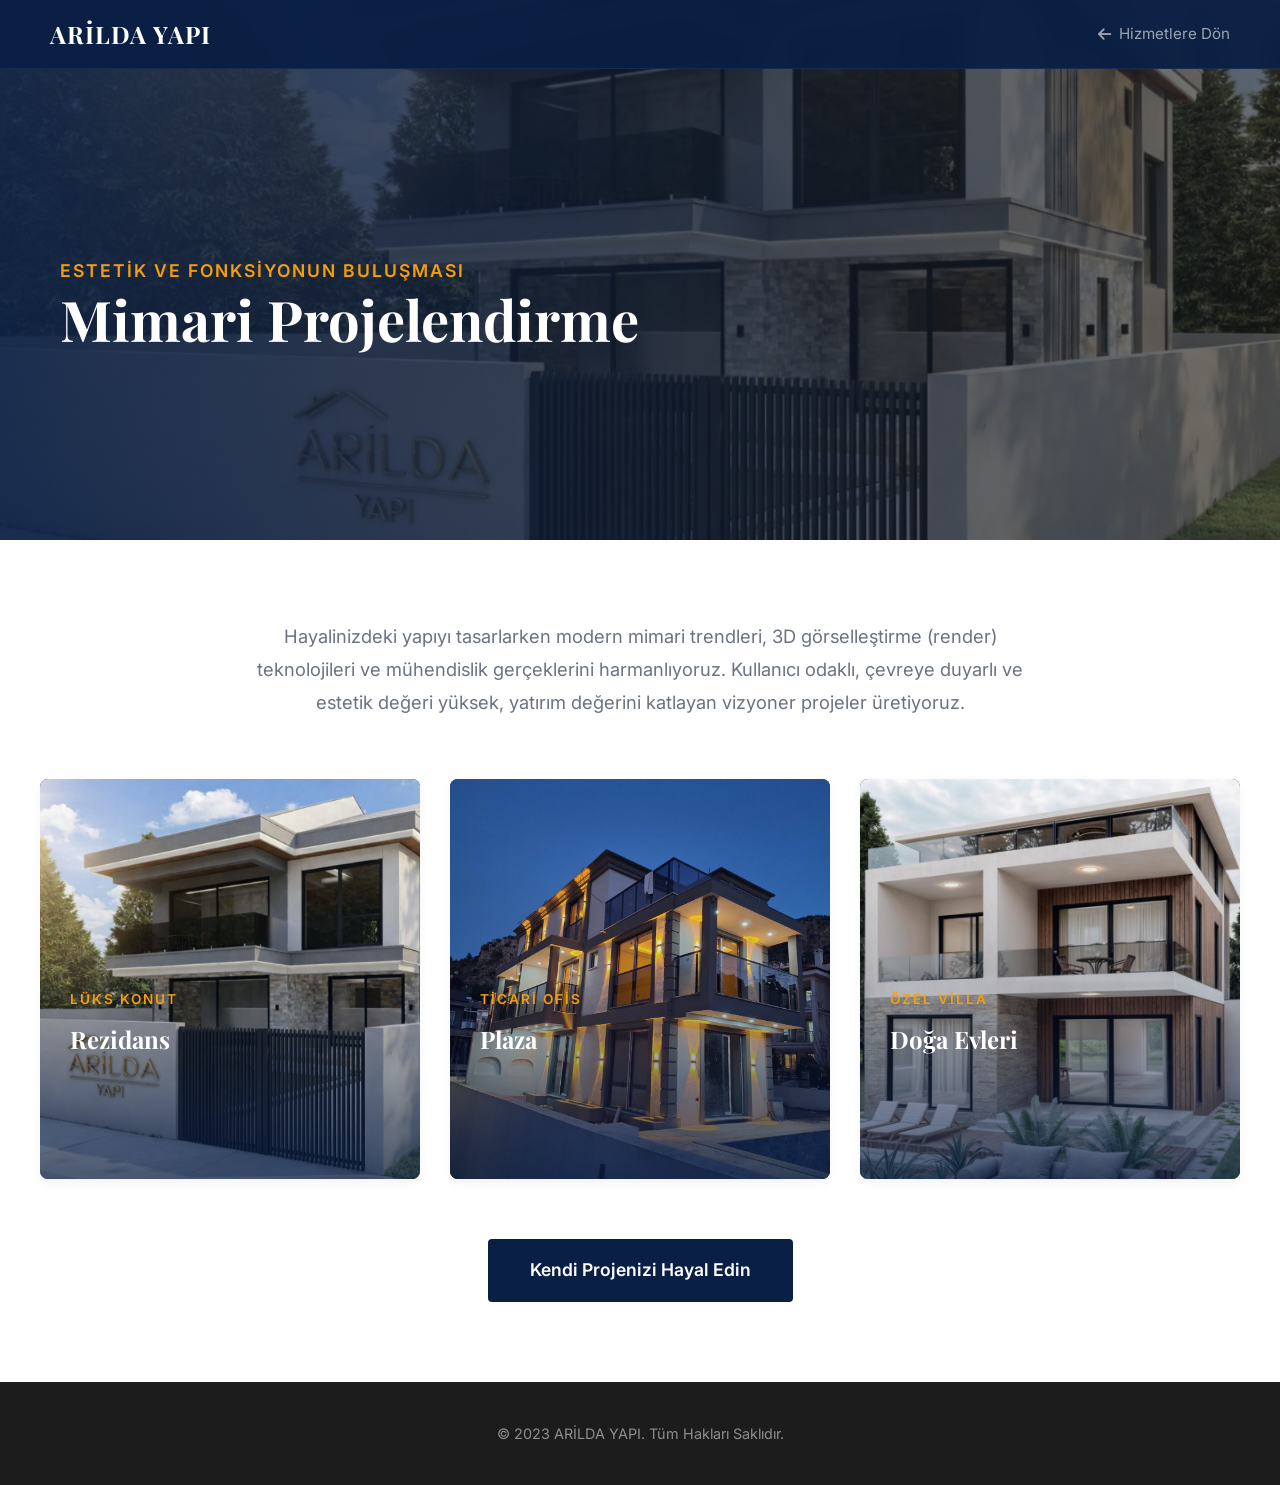
<file: hizmetler/mimari-projelendirme.html>
<!DOCTYPE html>
<html lang="tr">

<head>
    <meta charset="UTF-8">
    <meta name="viewport" content="width=device-width, initial-scale=1.0">
    <title>Mimari Projelendirme | ARİLDA YAPI</title>
    <!-- Google Fonts -->
    <link rel="preconnect" href="https://fonts.googleapis.com">
    <link rel="preconnect" href="https://fonts.gstatic.com" crossorigin>
    <link
        href="https://fonts.googleapis.com/css2?family=Outfit:wght@300;400;600;800&family=Playfair+Display:wght@600;700&family=Inter:wght@400;600;700&display=swap"
        rel="stylesheet">
    <!-- Font Awesome -->
    <link rel="stylesheet" href="https://cdnjs.cloudflare.com/ajax/libs/font-awesome/6.4.0/css/all.min.css">
    <!-- Custom CSS -->
    <link rel="stylesheet" href="../css/variables.css">
    <link rel="stylesheet" href="../css/base.css">
    <link rel="stylesheet" href="../css/layout.css">
    <link rel="stylesheet" href="../css/components.css">
    <style>
        .detail-page {
            background-color: var(--white);
        }

        .minimal-header {
            position: fixed;
            top: 0;
            left: 0;
            width: 100%;
            padding: 15px 50px;
            background: rgba(10, 31, 68, 0.95);
            backdrop-filter: blur(10px);
            z-index: 1000;
            display: flex;
            justify-content: space-between;
            align-items: center;
            border-bottom: 1px solid rgba(255, 255, 255, 0.05);
        }

        .minimal-header .logo-text {
            color: var(--white);
            font-family: var(--font-heading);
            font-size: 1.5rem;
            font-weight: 700;
            letter-spacing: 1px;
        }

        .back-link {
            color: var(--text-muted);
            font-size: 0.95rem;
            display: flex;
            align-items: center;
            gap: 8px;
            transition: var(--transition);
        }

        .back-link:hover {
            color: var(--accent);
        }

        .detail-banner {
            height: 60vh;
            min-height: 400px;
            background-image: linear-gradient(to right, rgba(10, 31, 68, 0.9), rgba(28, 28, 28, 0.6)), url('../img/konutarilda.jpeg');
            background-size: cover;
            background-position: center;
            display: flex;
            align-items: center;
            padding-top: 80px;
        }

        .detail-banner h1 {
            color: var(--white);
            font-size: 3.5rem;
            margin-bottom: 10px;
            line-height: 1.2;
        }

        .detail-banner p {
            color: var(--accent);
            font-size: 1.1rem;
            letter-spacing: 2px;
            text-transform: uppercase;
            font-weight: 600;
        }

        .detail-content {
            padding: 80px 0;
            max-width: 1200px;
            margin: 0 auto;
        }

        /* 3D Render Project Grid */
        .render-grid {
            display: grid;
            grid-template-columns: repeat(auto-fit, minmax(350px, 1fr));
            gap: 30px;
            margin-top: 50px;
        }

        .render-card {
            position: relative;
            border-radius: 8px;
            overflow: hidden;
            height: 400px;
            background-color: var(--secondary);
            box-shadow: var(--shadow-sm);
            transition: var(--transition);
            cursor: pointer;
        }

        .render-card:hover {
            box-shadow: var(--shadow-lg);
            transform: translateY(-5px);
        }

        .render-img {
            width: 100%;
            height: 100%;
            object-fit: cover;
            transition: transform 0.8s cubic-bezier(0.25, 1, 0.5, 1);
        }

        .render-card:hover .render-img {
            transform: scale(1.08);
        }

        /* Premium Dark Overlay */
        .render-card::after {
            content: '';
            position: absolute;
            top: 0;
            left: 0;
            width: 100%;
            height: 100%;
            background: linear-gradient(to top, rgba(10, 31, 68, 0.9) 0%, rgba(10, 31, 68, 0.2) 50%, transparent 100%);
            opacity: 0.8;
            transition: var(--transition);
        }

        .render-card:hover::after {
            opacity: 0.95;
            background: linear-gradient(to top, rgba(10, 31, 68, 0.95) 0%, rgba(10, 31, 68, 0.6) 100%);
        }

        /* Project Info Overlay */
        .render-info {
            position: absolute;
            bottom: 0;
            left: 0;
            width: 100%;
            padding: 30px;
            z-index: 2;
            transform: translateY(20px);
            transition: var(--transition);
        }

        .render-card:hover .render-info {
            transform: translateY(0);
        }

        .render-info h3 {
            color: var(--white);
            font-size: 1.5rem;
            margin-bottom: 5px;
            font-family: var(--font-heading);
        }

        .render-category {
            color: var(--accent);
            font-size: 0.85rem;
            text-transform: uppercase;
            letter-spacing: 2px;
            font-weight: 600;
            display: block;
            margin-bottom: 15px;
        }

        .render-details {
            display: flex;
            gap: 20px;
            opacity: 0;
            transform: translateY(10px);
            transition: all 0.4s cubic-bezier(0.25, 1, 0.5, 1) 0.1s;
        }

        .render-card:hover .render-details {
            opacity: 1;
            transform: translateY(0);
        }

        .detail-item {
            color: rgba(255, 255, 255, 0.8);
            font-size: 0.85rem;
            display: flex;
            align-items: center;
            gap: 5px;
        }

        .detail-item i {
            color: var(--accent);
        }

        /* Materials List in Overlay */
        .render-materials {
            margin-top: 15px;
            padding-top: 15px;
            border-top: 1px solid rgba(255, 255, 255, 0.1);
            opacity: 0;
            transition: opacity 0.4s ease 0.2s;
        }

        .render-card:hover .render-materials {
            opacity: 1;
        }

        .render-materials p {
            color: rgba(255, 255, 255, 0.6);
            font-size: 0.8rem;
            line-height: 1.5;
        }
    </style>
    <link rel="stylesheet" href="../css/mobile.css">
</head>

<body class="detail-page">

    <!-- Minimal Header -->
    <header class="minimal-header">
        <a href="../index.html" class="logo-text">ARİLDA YAPI</a>
        <a href="../index.html#services" class="back-link"><i class="fa-solid fa-arrow-left"></i> Hizmetlere Dön</a>
    </header>

    <!-- Premium Banner -->
    <section class="detail-banner">
        <div class="container">
            <div class="reveal">
                <p>Estetik ve Fonksiyonun Buluşması</p>
                <h1>Mimari Projelendirme</h1>
            </div>
        </div>
    </section>

    <!-- Detail Content -->
    <section class="detail-content container">

        <div class="reveal text-center"
            style="margin-bottom: 60px; max-width: 800px; margin-left: auto; margin-right: auto;">
            <p style="font-size: 1.15rem; color: var(--text-light); line-height: 1.8;">
                Hayalinizdeki yapıyı tasarlarken modern mimari trendleri, 3D görselleştirme (render) teknolojileri ve
                mühendislik gerçeklerini harmanlıyoruz. Kullanıcı odaklı, çevreye duyarlı ve estetik değeri yüksek,
                yatırım değerini katlayan vizyoner projeler üretiyoruz.
            </p>
        </div>

        <div class="render-grid">
            <!-- Project 1 -->
            <div class="render-card reveal">
                <img src="../img/konutarilda.jpeg" alt="Lüks Konut Projesi" class="render-img">
                <div class="render-info">
                    <span class="render-category">Lüks Konut</span>
                    <h3>Rezidans</h3>
                    <div class="render-details">
                        <div class="detail-item"><i class="fa-solid fa-location-dot"></i> İstanbul</div>
                    </div>
                    <div class="render-materials">
                        <p><strong>Kullanılan Malzemeler:</strong> Akıllı Ev Altyapısı, Doğal Taş Dış Cephe Kaplama, C40
                            Beton Sınıfı, Isı Yalıtımlı Alüminyum Doğrama.</p>
                    </div>
                </div>
            </div>

            <!-- Project 2 -->
            <div class="render-card reveal">
                <img src="../img/isikliev.jpeg" alt="Ticari Proje" class="render-img">
                <div class="render-info">
                    <span class="render-category">Ticari Ofis</span>
                    <h3>Plaza</h3>
                    <div class="render-details">
                        <div class="detail-item"><i class="fa-solid fa-location-dot"></i> Ankara</div>
                    </div>
                    <div class="render-materials">
                        <p><strong>Kullanılan Malzemeler:</strong> Giydirme Cam Cephe, Yükseltilmiş Zemin Sistemleri,
                            Kompozit Panel, Çelik Çatı Karkası.</p>
                    </div>
                </div>
            </div>

            <div class="render-card reveal">
                <img src="../img/evlerdenbiri.jpeg" alt="Villa Projesi" class="render-img">
                <div class="render-info">
                    <span class="render-category">Özel Villa</span>
                    <h3>Doğa Evleri</h3>
                    <div class="render-details">
                        <div class="detail-item"><i class="fa-solid fa-location-dot"></i> Bodrum</div>
                    </div>
                    <div class="render-materials">
                        <p><strong>Kullanılan Malzemeler:</strong> Ahşap Deck, Akrilik Havuz Yalıtımı, Termal
                            İzolasyonlu İthal Tuğla, Akıllı İklimlendirme.</p>
                    </div>
                </div>
            </div>


        </div>

        <div class="text-center mt-4 reveal" style="margin-top: 60px;">
            <a href="https://wa.me/905431054166?text=Merhaba,%20web%20sitenizden%20ulaşıyorum.%20Bilgi%20almak%20istiyorum."
                class="btn btn-primary" style="padding: 15px 40px; font-size: 1.1rem;" target="_blank"
                rel="noopener noreferrer">Kendi
                Projenizi Hayal Edin</a>
        </div>

    </section>

    <!-- Footer Partial -->
    <footer
        style="background-color: var(--secondary); padding: 40px 0; text-align: center; color: rgba(255,255,255,0.5); font-size: 0.9rem;">
        <div class="container">
            <p>&copy; 2023 ARİLDA YAPI. Tüm Hakları Saklıdır.</p>
        </div>
    </footer>

    <!-- Script for Reveal animations -->
    <script>
        document.addEventListener('DOMContentLoaded', () => {
            const revealElements = document.querySelectorAll('.reveal');
            const revealObserver = new IntersectionObserver((entries, observer) => {
                entries.forEach(entry => {
                    if (entry.isIntersecting) {
                        entry.target.classList.add('active');
                        observer.unobserve(entry.target);
                    }
                });
            }, { threshold: 0.1 });
            revealElements.forEach(el => revealObserver.observe(el));
        });
    </script>
</body>

</html>
</file>
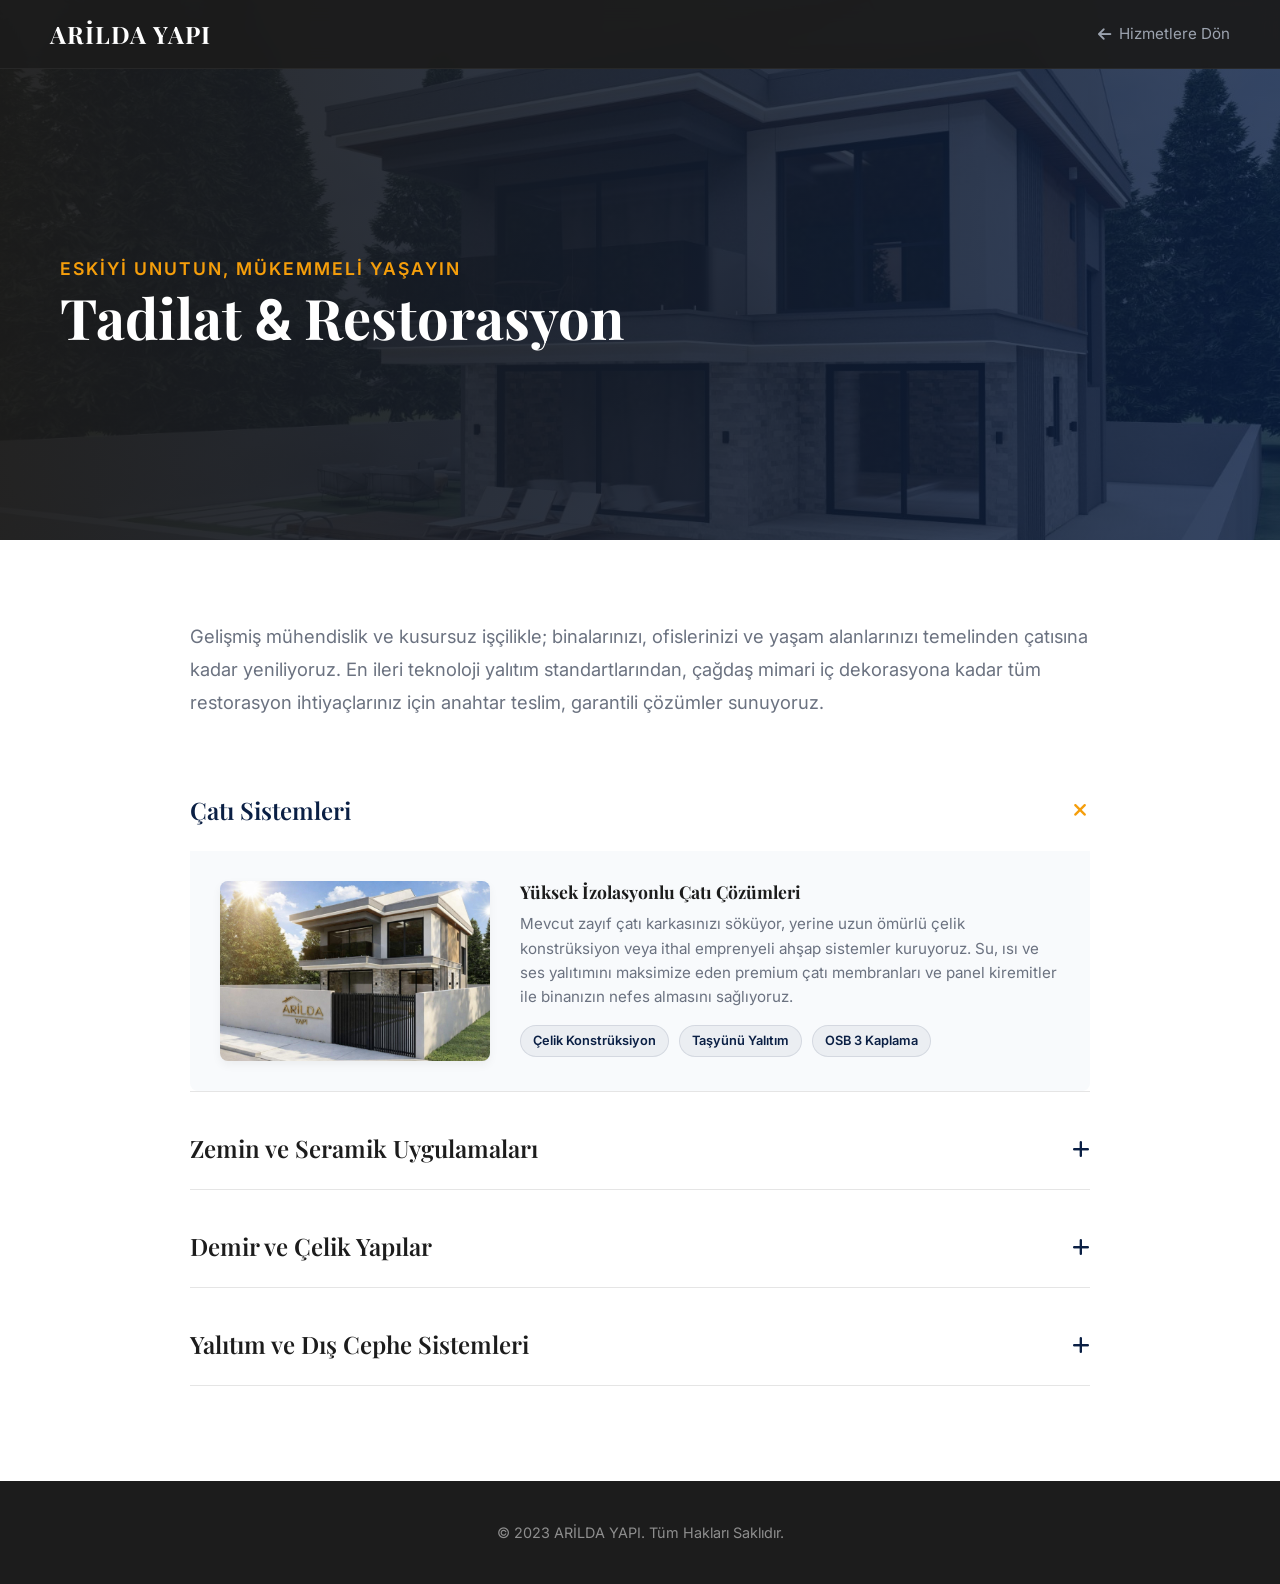
<file: hizmetler/tadilat-restorasyon.html>
<!DOCTYPE html>
<html lang="tr">

<head>
    <meta charset="UTF-8">
    <meta name="viewport" content="width=device-width, initial-scale=1.0">
    <title>Tadilat & Restorasyon | ARİLDA YAPI</title>
    <!-- Google Fonts -->
    <link rel="preconnect" href="https://fonts.googleapis.com">
    <link rel="preconnect" href="https://fonts.gstatic.com" crossorigin>
    <link
        href="https://fonts.googleapis.com/css2?family=Outfit:wght@300;400;600;800&family=Playfair+Display:wght@600;700&family=Inter:wght@400;600;700&display=swap"
        rel="stylesheet">
    <!-- Font Awesome -->
    <link rel="stylesheet" href="https://cdnjs.cloudflare.com/ajax/libs/font-awesome/6.4.0/css/all.min.css">
    <!-- Custom CSS -->
    <link rel="stylesheet" href="../css/variables.css">
    <link rel="stylesheet" href="../css/base.css">
    <link rel="stylesheet" href="../css/layout.css">
    <link rel="stylesheet" href="../css/components.css">
    <style>
        .detail-page {
            background-color: var(--white);
        }

        .minimal-header {
            position: fixed;
            top: 0;
            left: 0;
            width: 100%;
            padding: 15px 50px;
            background: rgba(28, 28, 28, 0.95);
            backdrop-filter: blur(10px);
            z-index: 1000;
            display: flex;
            justify-content: space-between;
            align-items: center;
            border-bottom: 1px solid rgba(255, 255, 255, 0.05);
        }

        .minimal-header .logo-text {
            color: var(--white);
            font-family: var(--font-heading);
            font-size: 1.5rem;
            font-weight: 700;
            letter-spacing: 1px;
        }

        .back-link {
            color: var(--text-muted);
            font-size: 0.95rem;
            display: flex;
            align-items: center;
            gap: 8px;
            transition: var(--transition);
        }

        .back-link:hover {
            color: var(--accent);
        }

        .detail-banner {
            height: 60vh;
            min-height: 400px;
            background-image: linear-gradient(to right, rgba(28, 28, 28, 0.95), rgba(10, 31, 68, 0.8)), url('../img/binaresmi.jpeg');
            background-size: cover;
            background-position: center;
            display: flex;
            align-items: center;
            padding-top: 80px;
        }

        .detail-banner h1 {
            color: var(--white);
            font-size: 3.5rem;
            margin-bottom: 10px;
            line-height: 1.2;
        }

        .detail-banner p {
            color: var(--accent);
            font-size: 1.1rem;
            letter-spacing: 2px;
            text-transform: uppercase;
            font-weight: 600;
        }

        .detail-content {
            padding: 80px 0;
            max-width: 900px;
            margin: 0 auto;
        }

        /* Modern Accordion Styles */
        .accordion-item {
            border-bottom: 1px solid rgba(0, 0, 0, 0.1);
            margin-bottom: 15px;
        }

        .accordion-header {
            width: 100%;
            padding: 25px 0;
            background: none;
            border: none;
            text-align: left;
            font-size: 1.5rem;
            font-family: var(--font-heading);
            color: var(--secondary);
            font-weight: 600;
            cursor: pointer;
            display: flex;
            justify-content: space-between;
            align-items: center;
            transition: var(--transition);
        }

        .accordion-header:hover {
            color: var(--primary);
        }

        .accordion-header .icon {
            font-size: 1.2rem;
            color: var(--primary);
            transition: transform 0.4s ease;
        }

        .accordion-item.active .accordion-header {
            color: var(--primary);
        }

        .accordion-item.active .icon {
            transform: rotate(45deg);
            color: var(--accent);
        }

        .accordion-content {
            max-height: 0;
            overflow: hidden;
            transition: max-height 0.5s cubic-bezier(0.25, 1, 0.5, 1);
            background: var(--bg-light);
            border-radius: 0 0 8px 8px;
        }

        .accordion-inner {
            padding: 30px;
            display: flex;
            gap: 30px;
        }

        .accordion-img {
            flex: 0 0 250px;
            height: 180px;
            border-radius: 8px;
            object-fit: cover;
            box-shadow: var(--shadow-sm);
        }

        .accordion-text {
            flex: 1;
        }

        .accordion-text h4 {
            font-size: 1.1rem;
            color: var(--secondary);
            margin-bottom: 10px;
        }

        .accordion-text p {
            color: var(--text-light);
            font-size: 0.95rem;
            line-height: 1.6;
            margin-bottom: 15px;
        }

        .tech-list {
            display: flex;
            flex-wrap: wrap;
            gap: 10px;
        }

        .tech-badge {
            background-color: rgba(10, 31, 68, 0.05);
            /* very light primary variant */
            color: var(--primary);
            font-size: 0.8rem;
            font-weight: 600;
            padding: 5px 12px;
            border-radius: 20px;
            border: 1px solid rgba(10, 31, 68, 0.1);
        }
    </style>
    <link rel="stylesheet" href="../css/mobile.css">
</head>

<body class="detail-page">

    <!-- Minimal Header -->
    <header class="minimal-header">
        <a href="../index.html" class="logo-text">ARİLDA YAPI</a>
        <a href="../index.html#services" class="back-link"><i class="fa-solid fa-arrow-left"></i> Hizmetlere Dön</a>
    </header>

    <!-- Premium Banner -->
    <section class="detail-banner">
        <div class="container">
            <div class="reveal">
                <p>Eskiyi Unutun, Mükemmeli Yaşayın</p>
                <h1>Tadilat <span style="font-family: var(--font-main);">&</span> Restorasyon</h1>
            </div>
        </div>
    </section>

    <!-- Detail Content (Accordion System) -->
    <section class="detail-content container">

        <div class="reveal" style="margin-bottom: 50px;">
            <p style="font-size: 1.15rem; color: var(--text-light); line-height: 1.8;">
                Gelişmiş mühendislik ve kusursuz işçilikle; binalarınızı, ofislerinizi ve yaşam alanlarınızı temelinden
                çatısına kadar yeniliyoruz. En ileri teknoloji yalıtım standartlarından, çağdaş mimari iç dekorasyona
                kadar tüm restorasyon ihtiyaçlarınız için anahtar teslim, garantili çözümler sunuyoruz.
            </p>
        </div>

        <div class="accordion-container reveal">
            <!-- Item 1 -->
            <div class="accordion-item active">
                <button class="accordion-header">
                    Çatı Sistemleri <span class="icon"><i class="fa-solid fa-plus"></i></span>
                </button>
                <div class="accordion-content" style="max-height: 500px;">
                    <div class="accordion-inner">
                        <img src="../img/konutarilda.jpeg" alt="Çatı Sistemleri" class="accordion-img">
                        <div class="accordion-text">
                            <h4>Yüksek İzolasyonlu Çatı Çözümleri</h4>
                            <p>Mevcut zayıf çatı karkasınızı söküyor, yerine uzun ömürlü çelik konstrüksiyon veya ithal
                                emprenyeli ahşap sistemler kuruyoruz. Su, ısı ve ses yalıtımını maksimize eden premium
                                çatı membranları ve panel kiremitler ile binanızın nefes almasını sağlıyoruz.</p>
                            <div class="tech-list">
                                <span class="tech-badge">Çelik Konstrüksiyon</span>
                                <span class="tech-badge">Taşyünü Yalıtım</span>
                                <span class="tech-badge">OSB 3 Kaplama</span>
                            </div>
                        </div>
                    </div>
                </div>
            </div>

            <!-- Item 2 -->
            <div class="accordion-item">
                <button class="accordion-header">
                    Zemin ve Seramik Uygulamaları <span class="icon"><i class="fa-solid fa-plus"></i></span>
                </button>
                <div class="accordion-content">
                    <div class="accordion-inner">
                        <img src="../img/evresmi.jpeg" alt="Zemin Uygulamaları" class="accordion-img">
                        <div class="accordion-text">
                            <h4>Premium Yüzey Kaplamaları</h4>
                            <p>Uygulama öncesinde zeminin lazer tesviyesini hassasiyetle gerçekleştiriyoruz. Islak
                                hacimlerde çift kompenantlı tam yalıtım sağlayarak, geniş ebatlı granit, mermer ve
                                birinci sınıf parke döşemelerini estetik sıfır derz kalitesiyle uyguluyoruz.</p>
                            <div class="tech-list">
                                <span class="tech-badge">Lazer Şap</span>
                                <span class="tech-badge">Epoksi Derz</span>
                                <span class="tech-badge">60x120 Granit</span>
                            </div>
                        </div>
                    </div>
                </div>
            </div>

            <!-- Item 3 -->
            <div class="accordion-item">
                <button class="accordion-header">
                    Demir ve Çelik Yapılar <span class="icon"><i class="fa-solid fa-plus"></i></span>
                </button>
                <div class="accordion-content">
                    <div class="accordion-inner">
                        <div class="accordion-text">
                            <h4>Taşıyıcı Sistem Güçlendirme</h4>
                            <p>Yapısal ömrünü tamamlamış veya risk barındıran projelere özel taşıyıcı demir, çelik ve
                                karbon fiber güçlendirme sistemleri uyguluyoruz. Hem deprem güvenliği hem de modern
                                büyük açıklıkların geçilmesine imkan veren çelik imalatlarını şantiyede milimetrik
                                hassasiyetle monte ediyoruz.</p>
                            <div class="tech-list">
                                <span class="tech-badge">NPI/NPU Profil</span>
                                <span class="tech-badge">Karbon Fiber Güçlendirme</span>
                                <span class="tech-badge">C35+ Beton Enjeksiyonu</span>
                            </div>
                        </div>
                    </div>
                </div>
            </div>

            <!-- Item 4 -->
            <div class="accordion-item">
                <button class="accordion-header">
                    Yalıtım ve Dış Cephe Sistemleri <span class="icon"><i class="fa-solid fa-plus"></i></span>
                </button>
                <div class="accordion-content">
                    <div class="accordion-inner">
                        <div class="accordion-text">
                            <h4>Enerji Verimli Mantolama</h4>
                            <p>Binanızın enerji kimlik belgesini A sınıfına yükseltecek XPS ve Taşyünü bazlı kompozit
                                dış cephe sistemleri tasarlıyoruz. Nem itici sentetik boyalar ve dekoratif mineral
                                sıvalarla binanızı zorlu hava koşullarına karşı garantili koruma kalkanına alıyoruz.</p>
                            <div class="tech-list">
                                <span class="tech-badge">Mantolama Sistemleri</span>
                                <span class="tech-badge">Silikonlu Dış Cephe Boyası</span>
                                <span class="tech-badge">Ekolojik Taşyünü</span>
                            </div>
                        </div>
                    </div>
                </div>
            </div>

        </div>


    </section>

    <!-- Footer Partial -->
    <footer
        style="background-color: var(--secondary); padding: 40px 0; text-align: center; color: rgba(255,255,255,0.5); font-size: 0.9rem;">
        <div class="container">
            <p>&copy; 2023 ARİLDA YAPI. Tüm Hakları Saklıdır.</p>
        </div>
    </footer>

    <!-- Script for Accordion and Reveal -->
    <script>
        document.addEventListener('DOMContentLoaded', () => {
            // Reveal animations
            const revealElements = document.querySelectorAll('.reveal');
            const revealObserver = new IntersectionObserver((entries, observer) => {
                entries.forEach(entry => {
                    if (entry.isIntersecting) {
                        entry.target.classList.add('active');
                        observer.unobserve(entry.target);
                    }
                });
            }, { threshold: 0.1 });
            revealElements.forEach(el => revealObserver.observe(el));

            // Accordion Logic
            const accordions = document.querySelectorAll('.accordion-header');
            accordions.forEach(button => {
                button.addEventListener('click', function () {
                    const item = this.parentElement;
                    const content = this.nextElementSibling;
                    const isActive = item.classList.contains('active');

                    // Close all others
                    document.querySelectorAll('.accordion-item').forEach(otherItem => {
                        otherItem.classList.remove('active');
                        otherItem.querySelector('.accordion-content').style.maxHeight = null;
                    });

                    // Toggle current
                    if (!isActive) {
                        item.classList.add('active');
                        content.style.maxHeight = content.scrollHeight + "px";
                    }
                });
            });
        });
    </script>
</body>

</html>
</file>
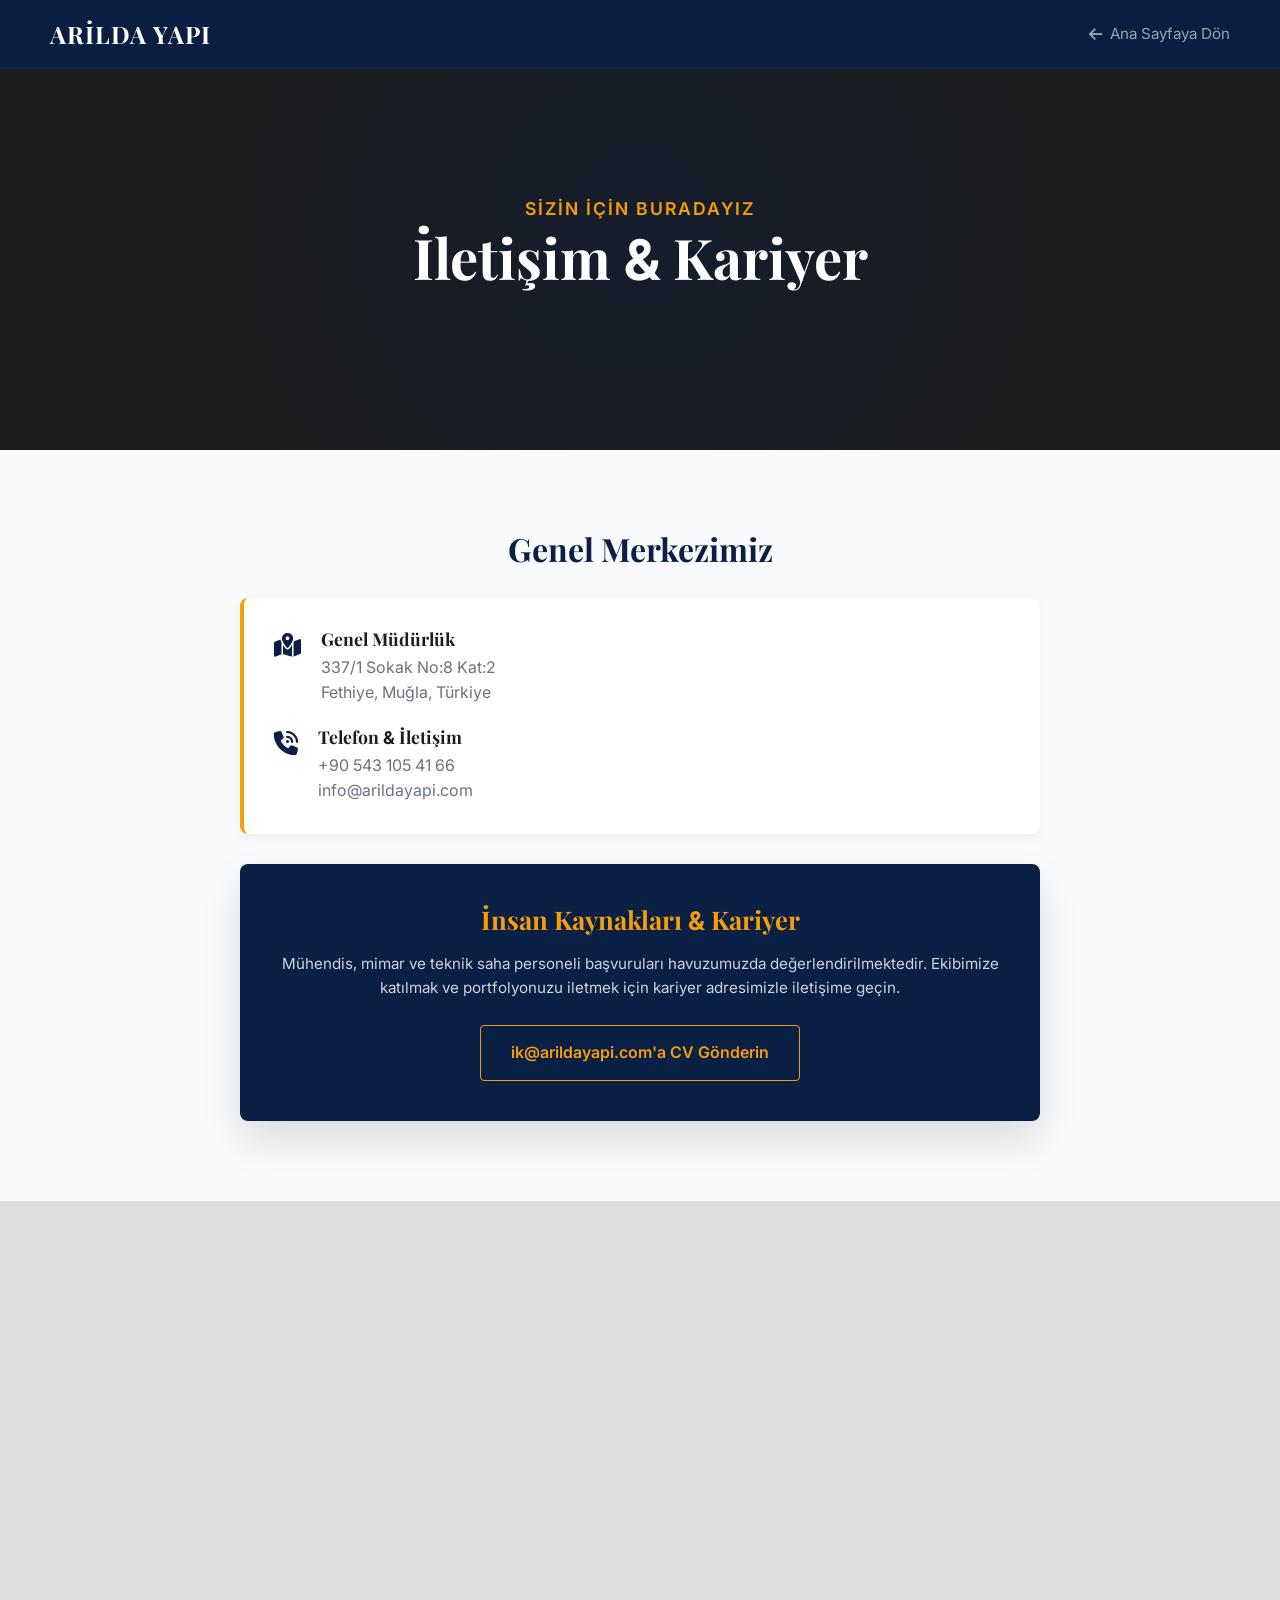
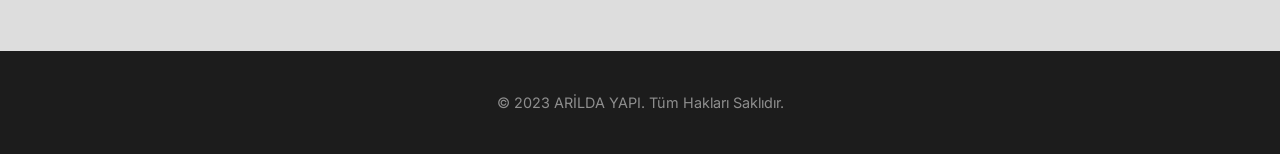
<file: iletisim/iletisim.html>
<!DOCTYPE html>
<html lang="tr">

<head>
    <meta charset="UTF-8">
    <meta name="viewport" content="width=device-width, initial-scale=1.0">
    <title>İletişim & Kariyer | ARİLDA YAPI</title>
    <!-- Google Fonts -->
    <link rel="preconnect" href="https://fonts.googleapis.com">
    <link rel="preconnect" href="https://fonts.gstatic.com" crossorigin>
    <link
        href="https://fonts.googleapis.com/css2?family=Outfit:wght@300;400;600;800&family=Playfair+Display:wght@600;700&family=Inter:wght@400;600;700&display=swap"
        rel="stylesheet">
    <!-- Font Awesome -->
    <link rel="stylesheet" href="https://cdnjs.cloudflare.com/ajax/libs/font-awesome/6.4.0/css/all.min.css">
    <!-- Custom CSS (Relative Paths) -->
    <link rel="stylesheet" href="../css/variables.css">
    <link rel="stylesheet" href="../css/base.css">
    <link rel="stylesheet" href="../css/layout.css">
    <link rel="stylesheet" href="../css/components.css">
    <style>
        .contact-page {
            background-color: var(--bg-light);
        }

        .minimal-header {
            position: fixed;
            top: 0;
            left: 0;
            width: 100%;
            padding: 15px 50px;
            background: rgba(10, 31, 68, 0.95);
            backdrop-filter: blur(10px);
            z-index: 1000;
            display: flex;
            justify-content: space-between;
            align-items: center;
            border-bottom: 1px solid rgba(255, 255, 255, 0.05);
        }

        .minimal-header .logo-text {
            color: var(--white);
            font-family: var(--font-heading);
            font-size: 1.5rem;
            font-weight: 700;
            letter-spacing: 1px;
        }

        .back-link {
            color: var(--text-muted);
            font-size: 0.95rem;
            display: flex;
            align-items: center;
            gap: 8px;
            transition: var(--transition);
        }

        .back-link:hover {
            color: var(--accent);
        }

        .contact-banner {
            height: 50vh;
            min-height: 350px;
            background-color: var(--secondary);
            display: flex;
            align-items: center;
            padding-top: 50px;
            text-align: center;
            background-image: radial-gradient(circle at center, rgba(10, 31, 68, 0.4) 0%, transparent 70%);
        }

        .contact-banner h1 {
            color: var(--white);
            font-size: 3.5rem;
            margin-bottom: 10px;
            width: 100%;
            font-family: var(--font-heading);
        }

        .contact-banner p {
            color: var(--accent);
            font-size: 1.1rem;
            letter-spacing: 2px;
            text-transform: uppercase;
            font-weight: 600;
            width: 100%;
        }

        /* Forms and Info Layout */
        .contact-section {
            padding: 80px 0;
            max-width: 800px;
            margin: 0 auto;
            display: block;
        }

        /* Contact Details & HR */
        .contact-details h2 {
            font-size: 2rem;
            color: var(--primary);
            margin-bottom: 30px;
            font-family: var(--font-heading);
            text-align: center;
        }

        .info-block {
            background-color: var(--white);
            padding: 30px;
            border-radius: 8px;
            box-shadow: var(--shadow-sm);
            margin-bottom: 30px;
            border-left: 4px solid var(--accent);
        }

        .info-row {
            display: flex;
            align-items: flex-start;
            gap: 20px;
            margin-bottom: 20px;
        }

        .info-row:last-child {
            margin-bottom: 0;
        }

        .info-row i {
            font-size: 1.5rem;
            color: var(--primary);
            margin-top: 5px;
        }

        .info-text h4 {
            font-size: 1.1rem;
            color: var(--secondary);
            margin-bottom: 5px;
        }

        .info-text p,
        .info-text a {
            color: var(--text-light);
            font-size: 1rem;
            line-height: 1.6;
        }

        .info-text a:hover {
            color: var(--primary);
        }

        /* HR Section */
        .hr-block {
            background-color: var(--primary);
            padding: 40px 30px;
            border-radius: 8px;
            color: var(--white);
            text-align: center;
            box-shadow: var(--shadow-lg);
        }

        .hr-block h3 {
            font-family: var(--font-heading);
            font-size: 1.6rem;
            margin-bottom: 15px;
            color: var(--accent);
        }

        .hr-block p {
            font-size: 0.95rem;
            line-height: 1.6;
            color: rgba(255, 255, 255, 0.8);
            margin-bottom: 25px;
        }

        /* Contact Form */
        .contact-form-wrapper {
            background-color: var(--white);
            padding: 50px;
            border-radius: 8px;
            box-shadow: var(--shadow-md);
        }

        .contact-form-wrapper h2 {
            font-size: 2rem;
            color: var(--primary);
            margin-bottom: 10px;
            font-family: var(--font-heading);
        }

        .contact-form-wrapper p {
            color: var(--text-light);
            margin-bottom: 30px;
        }

        .form-group {
            margin-bottom: 20px;
        }

        .form-group label {
            display: block;
            margin-bottom: 8px;
            font-size: 0.9rem;
            color: var(--secondary);
            font-weight: 600;
        }

        .form-control {
            width: 100%;
            padding: 15px 20px;
            border: 1px solid rgba(0, 0, 0, 0.1);
            border-radius: 4px;
            font-family: var(--font-main);
            font-size: 1rem;
            background-color: var(--bg-light);
            transition: var(--transition-fast);
        }

        .form-control:focus {
            outline: none;
            border-color: var(--primary);
            background-color: var(--white);
            box-shadow: 0 0 0 3px rgba(10, 31, 68, 0.1);
        }

        .submit-btn {
            width: 100%;
            background-color: var(--primary);
            color: var(--white);
            padding: 18px;
            border: none;
            border-radius: 4px;
            font-size: 1.1rem;
            font-family: var(--font-main);
            font-weight: 600;
            cursor: pointer;
            transition: var(--transition);
        }

        .submit-btn:hover {
            background-color: var(--secondary);
            transform: translateY(-2px);
            box-shadow: 0 10px 20px rgba(0, 0, 0, 0.1);
        }

        /* Map Section */
        .map-section {
            width: 100%;
            height: 450px;
            background-color: #ddd;
            position: relative;
        }

        .map-section iframe {
            width: 100%;
            height: 100%;
            border: none;
            filter: grayscale(1) contrast(1.2);
            /* Stylized map */
        }
    </style>
    <link rel="stylesheet" href="../css/mobile.css">
</head>

<body class="contact-page">

    <!-- Minimal Header -->
    <header class="minimal-header">
        <a href="../index.html" class="logo-text">ARİLDA YAPI</a>
        <a href="../index.html" class="back-link"><i class="fa-solid fa-arrow-left"></i> Ana Sayfaya Dön</a>
    </header>

    <!-- Banner -->
    <section class="contact-banner">
        <div class="container text-center reveal">
            <p>Sizin İçin Buradayız</p>
            <h1>İletişim <span style="font-family: var(--font-main);">&</span> Kariyer</h1>
        </div>
    </section>

    <!-- Contact & Forms Container -->
    <section class="contact-section container">

        <!-- Left: Details & HR -->
        <div class="reveal">
            <div class="contact-details" id="merkez">
                <h2>Genel Merkezimiz</h2>

                <div class="info-block">
                    <div class="info-row">
                        <i class="fa-solid fa-map-location-dot"></i>
                        <div class="info-text">
                            <h4>Genel Müdürlük</h4>
                            <p>337/1 Sokak No:8 Kat:2<br>Fethiye, Muğla, Türkiye</p>
                        </div>
                    </div>

                    <div class="info-row">
                        <i class="fa-solid fa-phone-volume"></i>
                        <div class="info-text">
                            <h4>Telefon <span style="font-family: var(--font-main);">&</span> İletişim</h4>
                            <a href="tel:+905431054166">+90 543 105 41 66</a><br>
                            <a href="mailto:info@arildayapi.com">info@arildayapi.com</a>
                        </div>
                    </div>
                </div>

                <div class="hr-block" id="ik">
                    <h3>İnsan Kaynakları <span style="font-family: var(--font-main);">&</span> Kariyer</h3>
                    <p>Mühendis, mimar ve teknik saha personeli başvuruları havuzumuzda değerlendirilmektedir. Ekibimize
                        katılmak ve portfolyonuzu iletmek için kariyer adresimizle iletişime geçin.</p>
                    <a href="mailto:ik@arildayapi.com" class="btn btn-outline"
                        style="border-width: 1px; color: var(--accent); border-color: var(--accent);">ik@arildayapi.com'a
                        CV Gönderin</a>
                </div>
            </div>
        </div>



    </section>

    <!-- Map Section -->
    <section class="map-section reveal">
        <!-- Generic Google Maps Embed for Istanbul Şişli -->
        <iframe
            src="https://www.google.com/maps/embed?pb=!1m18!1m12!1m3!1m3!1d3009.610580979872!2d28.986847276532454!3d41.05561131787327!2m3!1f0!2f0!3f0!3m2!1i1024!2i768!4f13.1!3m3!1m2!1s0x14cab76df8770c01%3A0x6734fb4aa1c099c2!2s%C5%9Ei%C5%9Fli%2C%20%C4%B0stanbul!5e0!3m2!1str!2str!4v1700000000000!5m2!1str!2str"
            allowfullscreen="" loading="lazy" referrerpolicy="no-referrer-when-downgrade"></iframe>
    </section>

    <!-- Footer Partial -->
    <footer
        style="background-color: var(--secondary); padding: 40px 0; text-align: center; color: rgba(255,255,255,0.5); font-size: 0.9rem;">
        <div class="container">
            <p>&copy; 2023 ARİLDA YAPI. Tüm Hakları Saklıdır.</p>
        </div>
    </footer>

    <!-- Script for Reveal -->
    <script>
        document.addEventListener('DOMContentLoaded', () => {
            const revealElements = document.querySelectorAll('.reveal');
            const revealObserver = new IntersectionObserver((entries, observer) => {
                entries.forEach(entry => {
                    if (entry.isIntersecting) {
                        entry.target.classList.add('active');
                        observer.unobserve(entry.target);
                    }
                });
            }, { threshold: 0.1 });
            revealElements.forEach(el => revealObserver.observe(el));
        });
    </script>
</body>

</html>
</file>
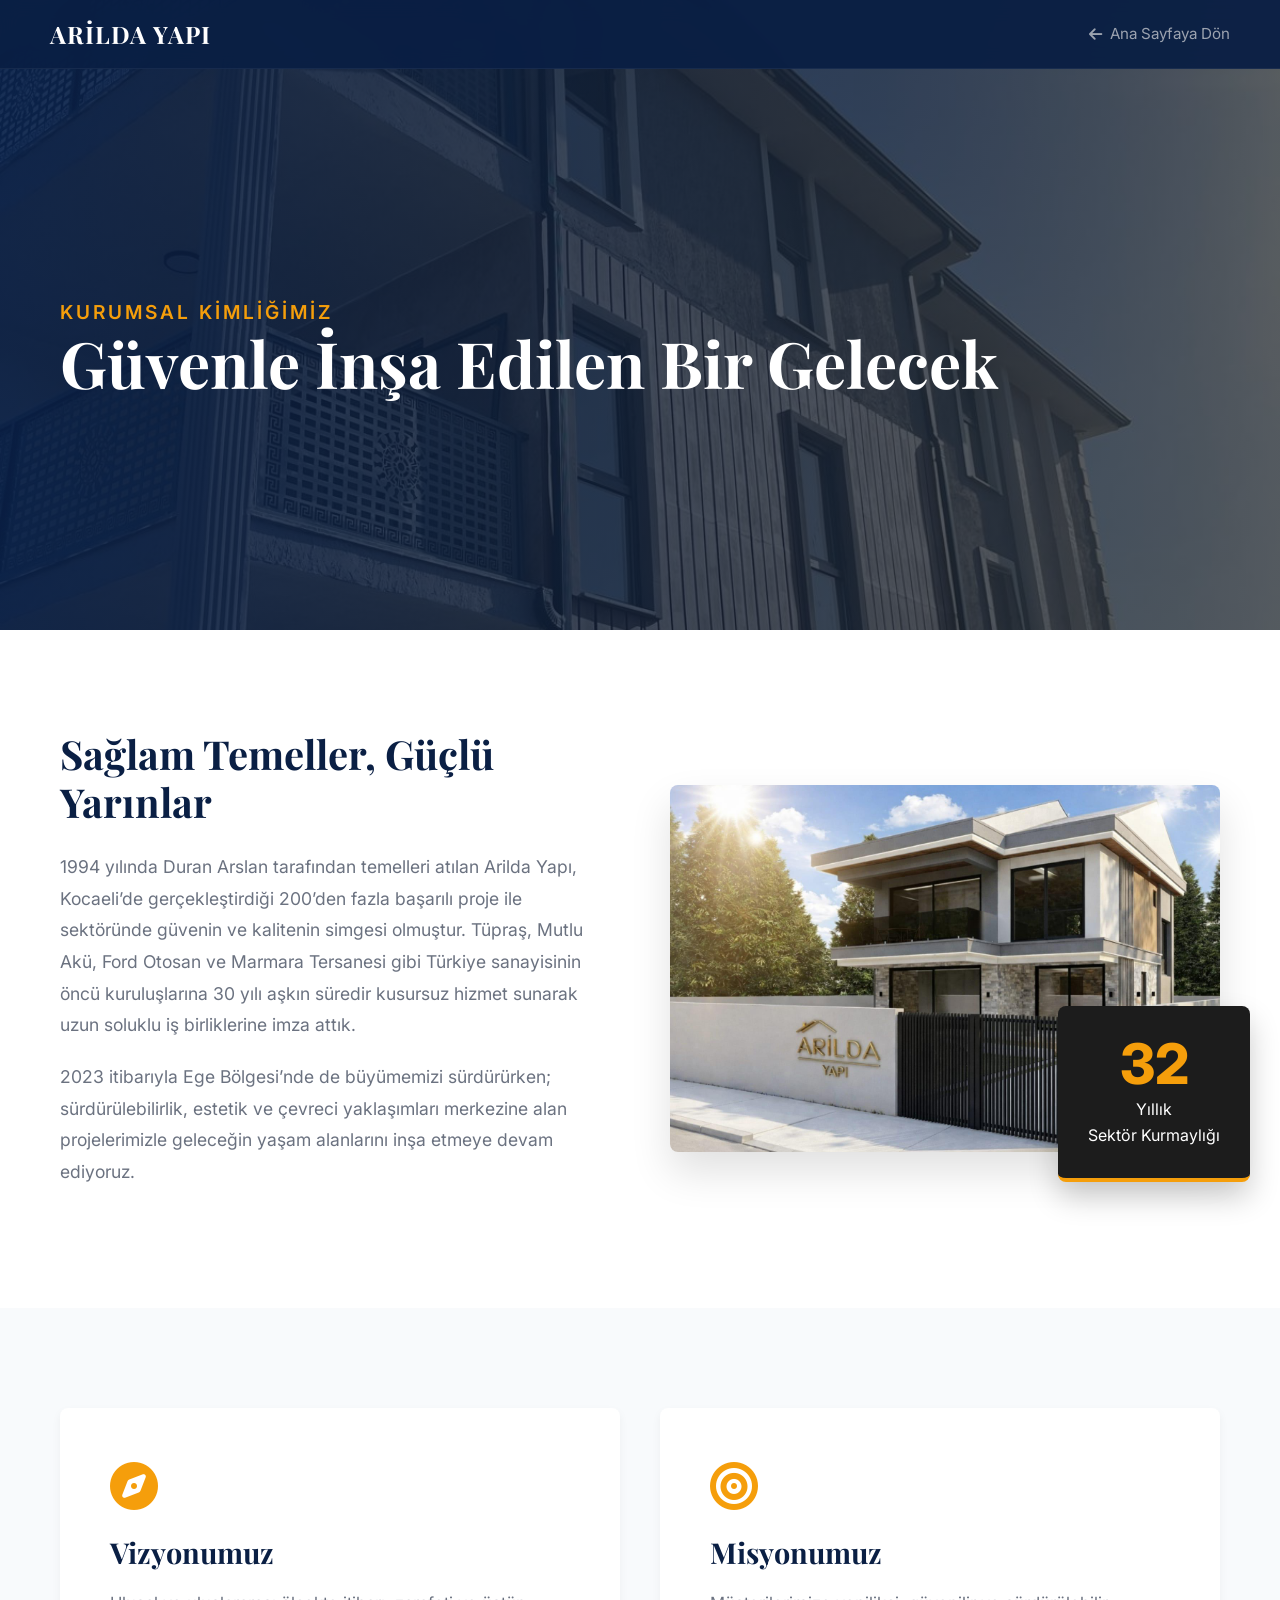
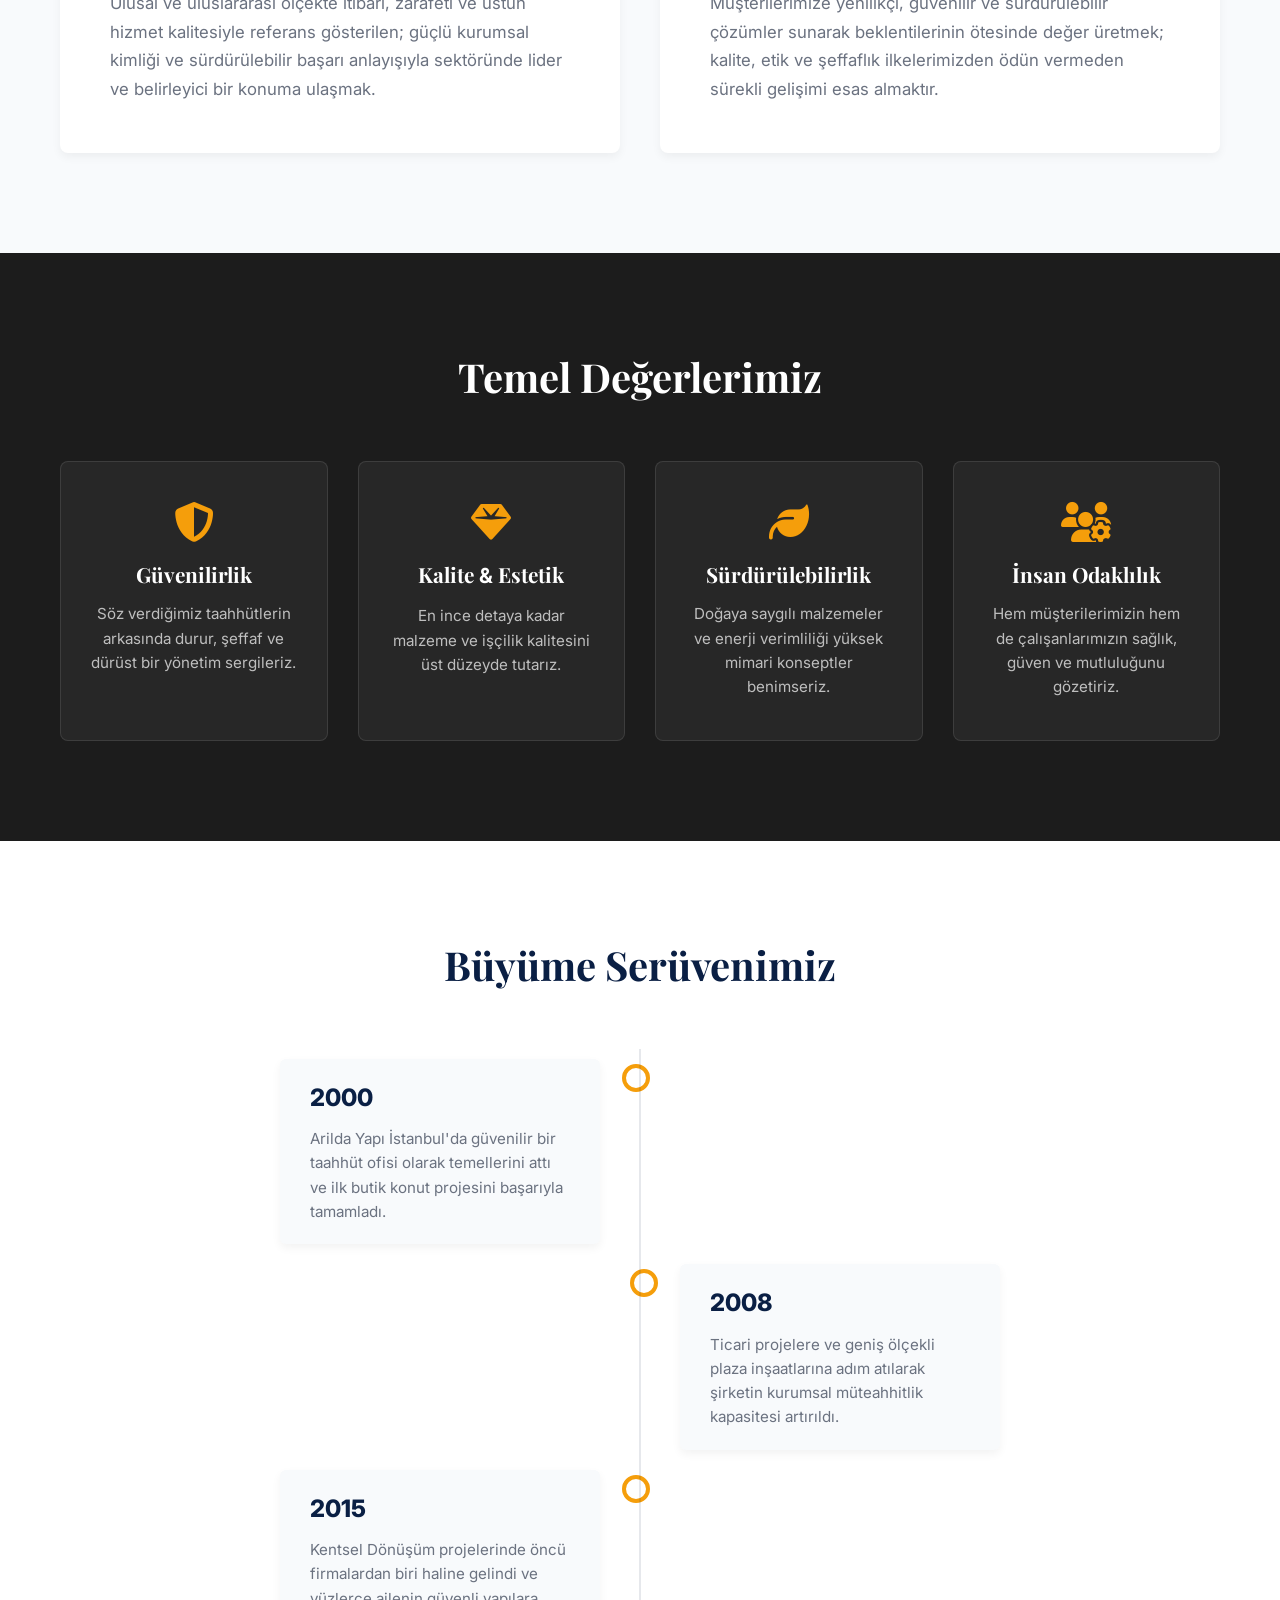
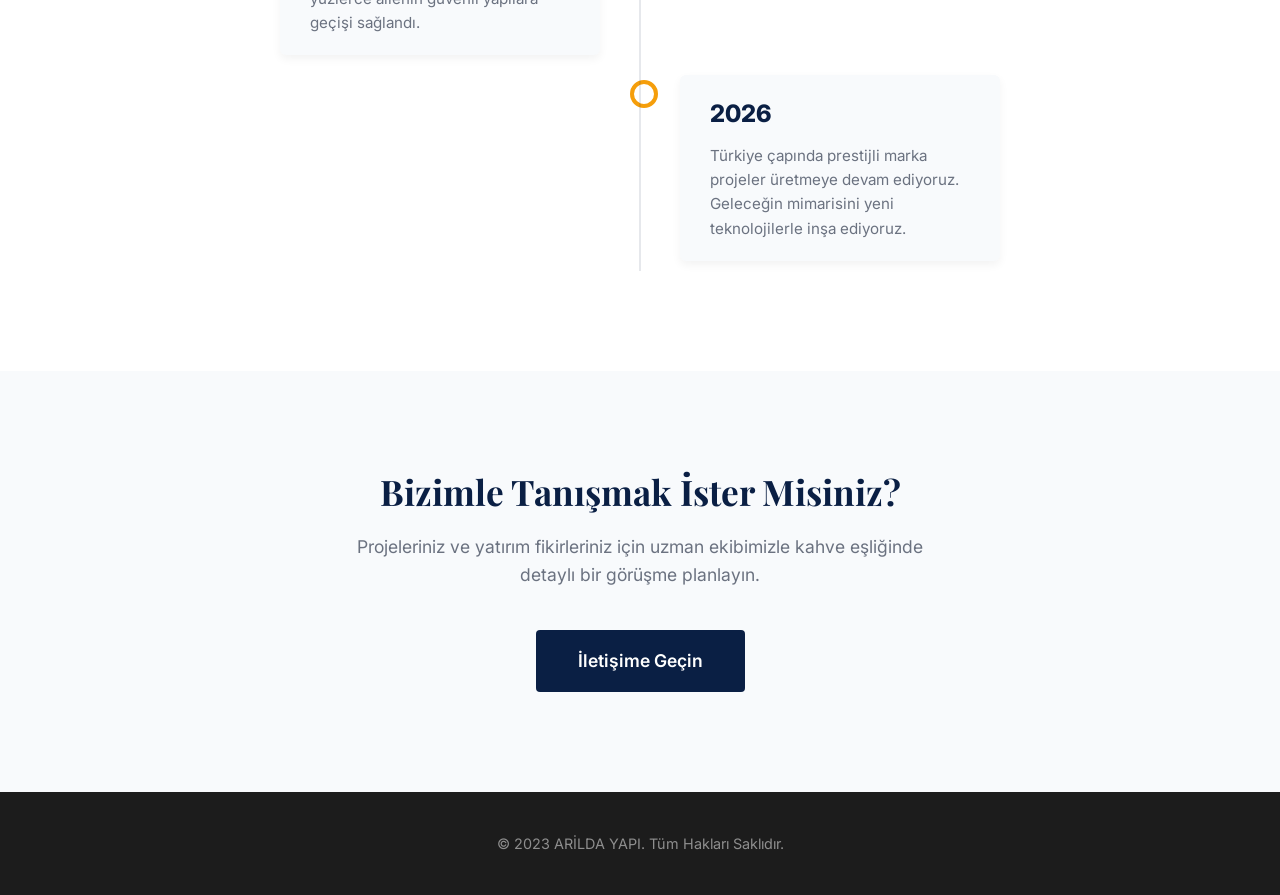
<file: kurumsal/hakkimizda.html>
<!DOCTYPE html>
<html lang="tr">

<head>
    <meta charset="UTF-8">
    <meta name="viewport" content="width=device-width, initial-scale=1.0">
    <title>Hakkımızda | ARİLDA YAPI</title>
    <!-- Google Fonts -->
    <link rel="preconnect" href="https://fonts.googleapis.com">
    <link rel="preconnect" href="https://fonts.gstatic.com" crossorigin>
    <link
        href="https://fonts.googleapis.com/css2?family=Outfit:wght@300;400;600;800&family=Playfair+Display:wght@600;700&family=Inter:wght@400;600;700&display=swap"
        rel="stylesheet">
    <!-- Font Awesome -->
    <link rel="stylesheet" href="https://cdnjs.cloudflare.com/ajax/libs/font-awesome/6.4.0/css/all.min.css">
    <!-- Custom CSS (Relative Paths) -->
    <link rel="stylesheet" href="../css/variables.css">
    <link rel="stylesheet" href="../css/base.css">
    <link rel="stylesheet" href="../css/layout.css">
    <link rel="stylesheet" href="../css/components.css">
    <style>
        .about-page {
            background-color: var(--bg-light);
        }

        .minimal-header {
            position: fixed;
            top: 0;
            left: 0;
            width: 100%;
            padding: 15px 50px;
            background: rgba(10, 31, 68, 0.95);
            backdrop-filter: blur(10px);
            z-index: 1000;
            display: flex;
            justify-content: space-between;
            align-items: center;
            border-bottom: 1px solid rgba(255, 255, 255, 0.05);
        }

        .minimal-header .logo-text {
            color: var(--white);
            font-family: var(--font-heading);
            font-size: 1.5rem;
            font-weight: 700;
            letter-spacing: 1px;
        }

        .back-link {
            color: var(--text-muted);
            font-size: 0.95rem;
            display: flex;
            align-items: center;
            gap: 8px;
            transition: var(--transition);
        }

        .back-link:hover {
            color: var(--accent);
        }

        .about-banner {
            height: 70vh;
            min-height: 500px;
            background-image: linear-gradient(to right, rgba(10, 31, 68, 0.9), rgba(28, 28, 28, 0.7)), url('../img/evlerdenbitanesidaha.jpeg');
            background-size: cover;
            background-position: center;
            background-attachment: fixed;
            display: flex;
            align-items: center;
            padding-top: 80px;
        }

        .about-banner h1 {
            color: var(--white);
            font-size: 4rem;
            margin-bottom: 15px;
            line-height: 1.1;
        }

        .about-banner p {
            color: var(--accent);
            font-size: 1.2rem;
            letter-spacing: 3px;
            text-transform: uppercase;
            font-weight: 600;
        }

        /* Introduction Content */
        .intro-section {
            padding: 100px 0;
            background-color: var(--white);
        }

        .intro-grid {
            display: grid;
            grid-template-columns: 1fr 1fr;
            gap: 60px;
            align-items: center;
        }

        .intro-text h2 {
            font-size: 2.5rem;
            color: var(--primary);
            margin-bottom: 25px;
            font-family: var(--font-heading);
        }

        .intro-text p {
            font-size: 1.1rem;
            color: var(--text-light);
            line-height: 1.8;
            margin-bottom: 20px;
        }

        .intro-image-wrapper {
            position: relative;
        }

        .intro-image {
            width: 100%;
            border-radius: 8px;
            box-shadow: var(--shadow-lg);
        }

        .experience-box {
            position: absolute;
            bottom: -30px;
            right: -30px;
            background-color: var(--secondary);
            color: var(--white);
            padding: 30px;
            border-radius: 8px;
            box-shadow: 0 15px 30px rgba(0, 0, 0, 0.2);
            text-align: center;
            border-bottom: 4px solid var(--accent);
        }

        .experience-box .number {
            display: block;
            font-size: 3.5rem;
            font-weight: 800;
            color: var(--accent);
            line-height: 1;
            margin-bottom: 5px;
        }

        /* Vision & Mission */
        .vission-mission-section {
            padding: 100px 0;
            background-color: var(--bg-light);
        }

        .vm-grid {
            display: grid;
            grid-template-columns: 1fr 1fr;
            gap: 40px;
        }

        .vm-card {
            background: var(--white);
            padding: 50px;
            border-radius: 8px;
            box-shadow: var(--shadow-sm);
            transition: var(--transition);
            border-top: 4px solid transparent;
        }

        .vm-card:hover {
            transform: translateY(-10px);
            box-shadow: var(--shadow-md);
            border-top-color: var(--primary);
        }

        .vm-icon {
            font-size: 3rem;
            color: var(--accent);
            margin-bottom: 25px;
        }

        .vm-card h3 {
            font-size: 1.8rem;
            color: var(--primary);
            margin-bottom: 20px;
            font-family: var(--font-heading);
        }

        .vm-card p {
            color: var(--text-light);
            font-size: 1.05rem;
            line-height: 1.7;
        }

        /* Core Values */
        .values-section {
            padding: 100px 0;
            background-color: var(--secondary);
            color: var(--white);
            text-align: center;
        }

        .values-title {
            color: var(--white);
            font-size: 2.5rem;
            margin-bottom: 60px;
            font-family: var(--font-heading);
        }

        .values-grid {
            display: grid;
            grid-template-columns: repeat(auto-fit, minmax(250px, 1fr));
            gap: 30px;
        }

        .value-box {
            background: rgba(255, 255, 255, 0.05);
            padding: 40px 30px;
            border-radius: 8px;
            border: 1px solid rgba(255, 255, 255, 0.1);
            transition: var(--transition);
        }

        .value-box:hover {
            background: rgba(255, 255, 255, 0.1);
            transform: translateY(-5px);
            border-color: rgba(245, 158, 11, 0.3);
            /* Accent tint */
        }

        .value-box i {
            font-size: 2.5rem;
            color: var(--accent);
            margin-bottom: 20px;
        }

        .value-box h4 {
            font-size: 1.3rem;
            margin-bottom: 15px;
            color: var(--white);
        }

        .value-box p {
            color: rgba(255, 255, 255, 0.7);
            font-size: 0.95rem;
            line-height: 1.6;
        }

        /* Timeline / History */
        .history-section {
            padding: 100px 0;
            background-color: var(--white);
        }

        .history-title {
            text-align: center;
            font-size: 2.5rem;
            color: var(--primary);
            margin-bottom: 60px;
            font-family: var(--font-heading);
        }

        .timeline {
            position: relative;
            max-width: 800px;
            margin: 0 auto;
        }

        .timeline::after {
            content: '';
            position: absolute;
            width: 2px;
            background-color: rgba(10, 31, 68, 0.1);
            top: 0;
            bottom: 0;
            left: 50%;
            margin-left: -1px;
        }

        .timeline-item {
            padding: 10px 40px;
            position: relative;
            background-color: inherit;
            width: 50%;
        }

        .timeline-item::after {
            content: '';
            position: absolute;
            width: 20px;
            height: 20px;
            right: -10px;
            background-color: var(--white);
            border: 4px solid var(--accent);
            top: 15px;
            border-radius: 50%;
            z-index: 1;
        }

        .left {
            left: 0;
        }

        .right {
            left: 50%;
        }

        .right::after {
            left: -10px;
        }

        .timeline-content {
            padding: 20px 30px;
            background-color: var(--bg-light);
            position: relative;
            border-radius: 6px;
            box-shadow: var(--shadow-sm);
        }

        .timeline-year {
            font-size: 1.5rem;
            font-weight: 800;
            color: var(--primary);
            margin-bottom: 10px;
        }

        .timeline-content p {
            color: var(--text-light);
            font-size: 0.95rem;
            line-height: 1.6;
        }

        /* Scroll Adjustments */
        #hakkimizda,
        #vizyon-misyon,
        #degerlerimiz,
        #tarihcemiz {
            scroll-margin-top: 100px;
        }
    </style>
    <link rel="stylesheet" href="../css/mobile.css">
</head>

<body class="about-page">

    <!-- Minimal Header -->
    <header class="minimal-header">
        <a href="../index.html" class="logo-text">ARİLDA YAPI</a>
        <a href="../index.html" class="back-link"><i class="fa-solid fa-arrow-left"></i> Ana Sayfaya Dön</a>
    </header>

    <!-- Premium Banner -->
    <section class="about-banner">
        <div class="container">
            <div class="reveal">
                <p>Kurumsal Kimliğimiz</p>
                <h1>Güvenle İnşa Edilen Bir Gelecek</h1>
            </div>
        </div>
    </section>

    <!-- Who We Are / Intro -->
    <section class="intro-section" id="hakkimizda">
        <div class="container intro-grid">
            <div class="intro-text reveal">
                <h2>Sağlam Temeller, Güçlü Yarınlar</h2>
                <p>1994 yılında Duran Arslan tarafından temelleri atılan Arilda Yapı, Kocaeli’de gerçekleştirdiği
                    200’den fazla başarılı proje ile sektöründe güvenin ve kalitenin simgesi olmuştur. Tüpraş, Mutlu
                    Akü, Ford Otosan ve Marmara Tersanesi gibi Türkiye sanayisinin öncü kuruluşlarına 30 yılı aşkın
                    süredir kusursuz hizmet sunarak uzun soluklu iş birliklerine imza attık.</p>
                <p>2023 itibarıyla Ege Bölgesi’nde de büyümemizi sürdürürken; sürdürülebilirlik, estetik ve çevreci
                    yaklaşımları merkezine alan projelerimizle geleceğin yaşam alanlarını inşa etmeye devam ediyoruz.
                </p>
            </div>
            <div class="intro-image-wrapper reveal">
                <img src="../img/konutarilda.jpeg" alt="Mimari Yapı" class="intro-image">
                <div class="experience-box">
                    <span class="number">32</span>
                    <span>Yıllık<br>Sektör Kurmaylığı</span>
                </div>
            </div>
        </div>
    </section>

    <!-- Vision & Mission -->
    <section class="vission-mission-section" id="vizyon-misyon">
        <div class="container vm-grid">
            <div class="vm-card reveal">
                <i class="fa-solid fa-compass vm-icon"></i>
                <h3>Vizyonumuz</h3>
                <p>Ulusal ve uluslararası ölçekte itibarı, zarafeti ve üstün hizmet kalitesiyle referans gösterilen;
                    güçlü kurumsal kimliği ve sürdürülebilir başarı anlayışıyla sektöründe lider ve belirleyici bir
                    konuma ulaşmak.</p>
            </div>
            <div class="vm-card reveal">
                <i class="fa-solid fa-bullseye vm-icon"></i>
                <h3>Misyonumuz</h3>
                <p>Müşterilerimize yenilikçi, güvenilir ve sürdürülebilir çözümler sunarak beklentilerinin ötesinde
                    değer üretmek; kalite, etik ve şeffaflık ilkelerimizden ödün vermeden sürekli gelişimi esas
                    almaktır.</p>
            </div>
        </div>
    </section>

    <!-- Core Values -->
    <section class="values-section" id="degerlerimiz">
        <div class="container">
            <h2 class="values-title reveal">Temel Değerlerimiz</h2>
            <div class="values-grid">
                <div class="value-box reveal">
                    <i class="fa-solid fa-shield-halved"></i>
                    <h4>Güvenilirlik</h4>
                    <p>Söz verdiğimiz taahhütlerin arkasında durur, şeffaf ve dürüst bir yönetim sergileriz.</p>
                </div>
                <div class="value-box reveal">
                    <i class="fa-solid fa-gem"></i>
                    <h4>Kalite <span style="font-family: var(--font-main);">&</span> Estetik</h4>
                    <p>En ince detaya kadar malzeme ve işçilik kalitesini üst düzeyde tutarız.</p>
                </div>
                <div class="value-box reveal">
                    <i class="fa-solid fa-leaf"></i>
                    <h4>Sürdürülebilirlik</h4>
                    <p>Doğaya saygılı malzemeler ve enerji verimliliği yüksek mimari konseptler benimseriz.</p>
                </div>
                <div class="value-box reveal">
                    <i class="fa-solid fa-users-gear"></i>
                    <h4>İnsan Odaklılık</h4>
                    <p>Hem müşterilerimizin hem de çalışanlarımızın sağlık, güven ve mutluluğunu gözetiriz.</p>
                </div>
            </div>
        </div>
    </section>

    <!-- History / Timeline -->
    <section class="history-section" id="tarihcemiz">
        <div class="container">
            <h2 class="history-title reveal">Büyüme Serüvenimiz</h2>
            <div class="timeline">
                <div class="timeline-item left reveal">
                    <div class="timeline-content">
                        <div class="timeline-year">2000</div>
                        <p>Arilda Yapı İstanbul'da güvenilir bir taahhüt ofisi olarak temellerini attı ve ilk butik
                            konut projesini başarıyla tamamladı.</p>
                    </div>
                </div>
                <div class="timeline-item right reveal">
                    <div class="timeline-content">
                        <div class="timeline-year">2008</div>
                        <p>Ticari projelere ve geniş ölçekli plaza inşaatlarına adım atılarak şirketin kurumsal
                            müteahhitlik kapasitesi artırıldı.</p>
                    </div>
                </div>
                <div class="timeline-item left reveal">
                    <div class="timeline-content">
                        <div class="timeline-year">2015</div>
                        <p>Kentsel Dönüşüm projelerinde öncü firmalardan biri haline gelindi ve yüzlerce ailenin güvenli
                            yapılara geçişi sağlandı.</p>
                    </div>
                </div>
                <div class="timeline-item right reveal">
                    <div class="timeline-content">
                        <div class="timeline-year">2026</div>
                        <p>Türkiye çapında prestijli marka projeler üretmeye devam ediyoruz. Geleceğin mimarisini yeni
                            teknolojilerle inşa ediyoruz.</p>
                    </div>
                </div>
            </div>
        </div>
    </section>

    <!-- CTA Section -->
    <section class="text-center" style="padding: 100px 0; background-color: var(--bg-light);">
        <div class="container reveal">
            <h2
                style="font-size: 2.2rem; color: var(--primary); margin-bottom: 20px; font-family: var(--font-heading);">
                Bizimle Tanışmak İster Misiniz?</h2>
            <p
                style="color: var(--text-light); font-size: 1.1rem; margin-bottom: 40px; max-width: 600px; margin-left: auto; margin-right: auto;">
                Projeleriniz ve yatırım fikirleriniz için uzman ekibimizle kahve eşliğinde detaylı bir görüşme
                planlayın.</p>
            <a href="https://wa.me/905431054166?text=Merhaba,%20web%20sitenizden%20ulaşıyorum.%20Bilgi%20almak%20istiyorum."
                class="btn btn-primary" style="padding: 15px 40px; font-size: 1.1rem;" target="_blank"
                rel="noopener noreferrer">İletişime Geçin</a>
        </div>
    </section>

    <!-- Footer Partial -->
    <footer
        style="background-color: var(--secondary); padding: 40px 0; text-align: center; color: rgba(255,255,255,0.5); font-size: 0.9rem;">
        <div class="container">
            <p>&copy; 2023 ARİLDA YAPI. Tüm Hakları Saklıdır.</p>
        </div>
    </footer>

    <!-- Script for Reveal animations -->
    <script>
        document.addEventListener('DOMContentLoaded', () => {
            const revealElements = document.querySelectorAll('.reveal');
            const revealObserver = new IntersectionObserver((entries, observer) => {
                entries.forEach(entry => {
                    if (entry.isIntersecting) {
                        entry.target.classList.add('active');
                        observer.unobserve(entry.target);
                    }
                });
            }, { threshold: 0.1 });
            revealElements.forEach(el => revealObserver.observe(el));
        });
    </script>
</body>

</html>
</file>
<file: css/variables.css>
/* =========================================
   VARIABLES
   ========================================= */
:root {
    /* Premium Color Palette */
    --primary: #0a1f44;
    /* Deep Navy / Premium Blue */
    --primary-dark: #051024;
    /* Darker shade for hovers */
    --secondary: #1c1c1c;
    /* Anthracite / Charcoal */
    --accent: #f59e0b;
    /* Soft Gold / Orange for accents */

    --text-dark: #2d2d2d;
    --text-light: #6b7280;
    --text-muted: #9ca3af;

    --bg-light: #f8fafc;
    --white: #ffffff;

    /* WhatsApp Color */
    --whatsapp: #25D366;
    --whatsapp-dark: #128C7E;

    /* Typography */
    --font-main: 'Inter', 'Outfit', sans-serif;
    --font-heading: 'Playfair Display', serif;

    /* Transitions & Dynamics */
    --transition: all 0.4s cubic-bezier(0.25, 1, 0.5, 1);
    --transition-fast: all 0.2s ease;
    --transition-slow: all 0.6s cubic-bezier(0.22, 1, 0.36, 1);

    /* Luxury Shadows */
    --shadow-sm: 0 4px 10px rgba(0, 0, 0, 0.05);
    --shadow-md: 0 10px 30px rgba(0, 0, 0, 0.08);
    --shadow-lg: 0 20px 40px rgba(0, 0, 0, 0.12);
    --shadow-hover: 0 25px 50px rgba(10, 31, 68, 0.15);
    /* Tinted premium shadow */
}
</file>
<file: css/base.css>
/* =========================================
   BASE STYLES
   ========================================= */
* {
    margin: 0;
    padding: 0;
    box-sizing: border-box;
}

html {
    scroll-behavior: smooth;
}

body {
    font-family: var(--font-main);
    color: var(--text-dark);
    line-height: 1.6;
    background-color: var(--white);
    overflow-x: hidden;
}

h1,
h2,
h3,
h4,
h5,
h6 {
    font-family: var(--font-heading);
    color: var(--secondary);
    line-height: 1.2;
    margin-bottom: 1rem;
}

a {
    text-decoration: none;
    color: inherit;
    transition: var(--transition);
}

ul {
    list-style: none;
}

img {
    max-width: 100%;
    height: auto;
    display: block;
}

.text-center {
    text-align: center;
}

.bg-light {
    background-color: var(--bg-light);
}

.mt-4 {
    margin-top: 1.5rem;
}

/* Animations */
@keyframes fadeInUp {
    to {
        opacity: 1;
        transform: translateY(0);
    }
}

@keyframes bounce {

    0%,
    20%,
    50%,
    80%,
    100% {
        transform: translateY(0) translateX(-50%);
    }

    40% {
        transform: translateY(-20px) translateX(-50%);
    }

    60% {
        transform: translateY(-10px) translateX(-50%);
    }
}

/* Scroll Reveal Classes */
.reveal {
    opacity: 0;
    transform: translateY(30px);
    transition: all 0.8s cubic-bezier(0.25, 1, 0.5, 1);
}

.reveal.active {
    opacity: 1;
    transform: translateY(0);
}
</file>
<file: css/layout.css>
/* =========================================
   LAYOUT (Headers, Footers, Sections)
   ========================================= */

/* Container & Sections */
.container {
    width: 100%;
    max-width: 1200px;
    margin: 0 auto;
    padding: 0 20px;
}

.section {
    padding: 100px 0;
}

#about {
    background-color: #f4f6f9;
}

#referance {
    position: relative;
    /* Transparent top fading into deep black */
    background: linear-gradient(to bottom, transparent 0%, rgba(0, 0, 0, 0.7) 20%, #000000 40%, #1a1a1a 100%);
    color: #ffffff;
    padding-top: 140px;
    margin-top: -60px;
    /* Slight overlap for smooth transition from previous section */
    z-index: 5;
    font-family: 'Inter', sans-serif;
}

#referance .container {
    position: relative;
    z-index: 1;
}

#referance .section-title {
    color: #ffffff;
    font-weight: 700;
    letter-spacing: -0.5px;
}

#referance .section-subtitle {
    color: #f59e0b;
    /* Premium gold/orange accent */
    letter-spacing: 3px;
    font-weight: 600;
}

#referance .section-subtitle::before {
    background-color: #f59e0b;
}

.section-header {
    margin-bottom: 50px;
}

.section-subtitle {
    display: inline-block;
    color: var(--primary);
    font-size: 0.9rem;
    font-weight: 600;
    text-transform: uppercase;
    letter-spacing: 2px;
    margin-bottom: 15px;
    position: relative;
    padding-left: 45px;
}

.section-subtitle::before {
    content: '';
    position: absolute;
    left: 0;
    top: 50%;
    transform: translateY(-50%);
    width: 30px;
    height: 2px;
    background-color: var(--primary);
}

.section-title {
    font-size: 2.5rem;
    margin-bottom: 20px;
}

/* Header & Navigation */
#header {
    position: fixed;
    top: 0;
    left: 0;
    width: 100%;
    padding: 20px 0;
    z-index: 1000;
    transition: var(--transition);
    background-color: transparent;
}

#header.scrolled {
    background-color: rgba(31, 31, 31, 0.8);
    padding: 15px 0;
    box-shadow: var(--shadow-md);
    backdrop-filter: blur(10px);
    -webkit-backdrop-filter: blur(10px);
}

.nav-container {
    display: flex;
    justify-content: space-between;
    align-items: center;
}

.logo {
    display: flex;
    align-items: center;
    gap: 10px;
    font-size: 1rem;
    color: var(--white);
    margin-left: -210px;
}

#header.scrolled .logo {
    color: var(--white);
}

.logo-img {
    height: 150px;
    width: auto;
    border-radius: 4px;
    transition: var(--transition);
    filter: drop-shadow(0 4px 6px rgba(0, 0, 0, 0.5));
}

#header.scrolled .logo-img {
    height: 90px;
    filter: none;
}

.main-nav .nav-links {
    display: flex;
    gap: 30px;
    align-items: center;
}

/* Dropdown Menu Styles */
.nav-links li.dropdown {
    position: relative;
    padding: 10px 0;
}

.dropdown-content {
    position: absolute;
    top: 100%;
    left: 0;
    min-width: 250px;
    background-color: rgba(10, 31, 68, 0.95);
    /* Deep Navy matching header */
    backdrop-filter: blur(10px);
    box-shadow: var(--shadow-lg);
    border-radius: 8px;
    border: 1px solid rgba(255, 255, 255, 0.05);
    opacity: 0;
    visibility: hidden;
    transform: translateY(15px);
    transition: all 0.3s cubic-bezier(0.25, 1, 0.5, 1);
    z-index: 1000;
    overflow: hidden;
}

.nav-links li.dropdown:hover .dropdown-content {
    opacity: 1;
    visibility: visible;
    transform: translateY(0);
}

.dropdown-content li {
    display: block;
    width: 100%;
}

.dropdown-content li a {
    display: block;
    padding: 15px 25px;
    color: rgba(255, 255, 255, 0.8) !important;
    font-size: 0.95rem;
    font-weight: 500;
    border-bottom: 1px solid rgba(255, 255, 255, 0.05);
    transition: var(--transition-fast);
}

.dropdown-content li:last-child a {
    border-bottom: none;
}

.dropdown-content li a:hover {
    background-color: rgba(255, 255, 255, 0.05);
    color: var(--accent) !important;
    padding-left: 32px;
}

.nav-links li a {
    color: rgba(255, 255, 255, 0.9);
    font-weight: 500;
    font-size: 1.05rem;
    position: relative;
    padding-bottom: 5px;
}

#header.scrolled .nav-links li a {
    color: var(--white);
}

.nav-links li a::after {
    content: '';
    position: absolute;
    bottom: 0;
    left: 0;
    width: 0;
    height: 2px;
    background-color: var(--primary);
    transition: var(--transition);
}

.nav-links li a:hover::after,
.nav-links li a.active::after {
    width: 100%;
}

.mobile-menu-btn {
    display: none;
    font-size: 1.5rem;
    color: var(--white);
    background: none;
    border: none;
    cursor: pointer;
}

#header.scrolled .mobile-menu-btn {
    color: var(--white);
}

/* Footer */
.footer {
    background-color: var(--secondary);
    color: rgba(255, 255, 255, 0.7);
    padding-top: 20px;
}

.footer-container {
    display: grid;
    /* Adjust grid template to give more space to the left, pushing others right */
    grid-template-columns: 3fr auto auto;
    gap: 60px;
    margin-bottom: 50px;
    align-items: center;
    /* Vertically center aligned with logo */
}

.footer-logo {
    margin-bottom: 20px;
    display: flex;
    justify-content: flex-start;
}

.footer-logo .logo-img {
    height: 180px;
    width: auto;
    filter: drop-shadow(0 4px 6px rgba(0, 0, 0, 0.5));
    transform: none;
}

.about-col p {
    margin-bottom: -25px;
    max-width: 410px;
    justify-content: flex-start;
    margin-left: -210px;
    /* Counteracting the logo shift */
}

.footer-col {
    margin-top: 20px;
    /* Slight push down to balance vertically */
}

.footer-col h3 {
    color: var(--white);
    font-family: var(--font-main);
    font-size: 1.2rem;
    margin-bottom: 10px;
    position: relative;
    padding-bottom: 10px;
}

.footer-col h3::after {
    content: '';
    position: absolute;
    bottom: 0;
    left: 0;
    width: 40px;
    height: 2px;
    background-color: var(--primary);
}

/* Right align content cols */
.contact-col,
.links-col {
    display: flex;
    flex-direction: column;
    align-items: flex-end;
    text-align: right;
}

.contact-col h3::after,
.links-col h3::after {
    left: auto;
    right: 0;
    background-color: #005cff;
    /* Parlak Mavi */
}

.links-col ul li {
    margin-bottom: 12px;
}

.links-col ul li a {
    display: inline-block;
}

.links-col ul li a:hover {
    color: #005cff;
    /* Parlak Mavi */
    transform: translateX(5px);
}

.contact-info .info-item {
    display: flex;
    gap: 15px;
    margin-bottom: 20px;
    align-items: flex-start;
}

.info-item i {
    color: #005cff;
    font-size: 1.2rem;
    margin-top: 5px;
}

.info-item a:hover {
    color: var(--primary);
}

.footer-bottom {
    background-color: #111;
    padding: 10px 0;
    text-align: center;
    font-size: 0.9rem;
}

/* =========================================
   MEDIA QUERIES (Mobile Responsiveness)
   ========================================= */

@media (max-width: 992px) {

    /* Header & Navigation Tablets */
    .nav-links {
        gap: 15px;
    }

    .logo {
        margin-left: 0;
    }

    .about-col p {
        margin-left: 0;
    }

    .footer-container {
        grid-template-columns: 1fr 1fr;
        gap: 40px;
    }

    .about-col {
        grid-column: 1 / -1;
        text-align: center;
    }

    .footer-logo {
        justify-content: center;
    }

    .about-col p {
        margin: 0 auto;
    }
}

@media (max-width: 768px) {
    .section {
        padding: 60px 0;
    }

    .section-title {
        font-size: 2rem;
    }

    /* Mobile Header & Hamburger Menu */
    .logo-img {
        height: 80px;
        margin-left: 0;
    }

    #header.scrolled .logo-img {
        height: 60px;
    }

    .mobile-menu-btn {
        display: block;
    }

    .main-nav {
        position: absolute;
        top: 100%;
        left: 0;
        width: 100%;
        background-color: rgba(10, 31, 68, 0.98);
        backdrop-filter: blur(10px);
        padding: 20px 0;
        box-shadow: var(--shadow-md);
        clip-path: polygon(0 0, 100% 0, 100% 0, 0 0);
        transition: clip-path 0.4s cubic-bezier(0.25, 1, 0.5, 1);
        visibility: hidden;
    }

    .main-nav.active {
        clip-path: polygon(0 0, 100% 0, 100% 100%, 0 100%);
        visibility: visible;
    }

    .main-nav .nav-links {
        flex-direction: column;
        gap: 20px;
        align-items: center;
    }

    .nav-links li.dropdown {
        text-align: center;
    }

    .dropdown-content {
        position: static;
        opacity: 1;
        visibility: visible;
        transform: none;
        box-shadow: none;
        background: transparent;
        min-width: 100%;
        border: none;
        display: none;
    }

    .nav-links li.dropdown:hover .dropdown-content,
    .nav-links li.dropdown.active .dropdown-content {
        display: block;
    }

    /* Footer Mobile */
    .footer-container {
        grid-template-columns: 1fr;
        text-align: center;
        gap: 40px;
    }

    .footer-col {
        align-items: center;
        text-align: center;
    }

    .contact-col,
    .links-col {
        align-items: center;
        text-align: center;
    }

    .footer-col h3::after {
        left: 50%;
        transform: translateX(-50%);
    }

    .contact-info .info-item {
        justify-content: center;
        flex-direction: column;
        align-items: center;
        gap: 5px;
    }
}
</file>
<file: css/components.css>
/* =========================================
   FLOATING SOCIALS STACK
   ========================================= */
.floating-socials {
    position: fixed;
    bottom: 30px;
    right: 30px;
    /* Moved to the right side */
    display: flex;
    flex-direction: column;
    gap: 15px;
    z-index: 9999;
}

.social-float {
    width: 60px;
    height: 60px;
    background-color: var(--primary);
    color: #FFF;
    border-radius: 50%;
    text-align: center;
    font-size: 26px;
    box-shadow: 2px 2px 10px rgba(0, 0, 0, 0.2);
    display: flex;
    align-items: center;
    justify-content: center;
    transition: var(--transition);
    cursor: pointer;
    text-decoration: none;
    position: relative;
}

.social-float.whatsapp {
    background-color: var(--whatsapp);
}

.social-float.whatsapp:hover {
    background-color: var(--whatsapp-dark);
}

.social-float.instagram {
    background: linear-gradient(45deg, #f09433 0%, #e6683c 25%, #dc2743 50%, #cc2366 75%, #bc1888 100%);
}

.social-float.instagram:hover {
    filter: brightness(1.1);
}

.social-float.facebook {
    background-color: #1877F2;
}

.social-float.facebook:hover {
    background-color: #166FE5;
}

.social-float:hover {
    transform: scale(1.1) translateX(-5px);
    box-shadow: 2px 4px 15px rgba(0, 0, 0, 0.3);
}

/* Tooltip on hover (appearing on the left side since buttons are on the right) */
.floating-socials .tooltip-text {
    visibility: hidden;
    background-color: var(--secondary);
    color: #fff;
    text-align: center;
    border-radius: 6px;
    padding: 5px 15px;
    position: absolute;
    z-index: 1;
    right: 120%;
    /* Position to the left of the button */
    top: 50%;
    transform: translateY(-50%);
    font-size: 14px;
    font-family: var(--font-main);
    white-space: nowrap;
    opacity: 0;
    transition: opacity 0.3s;
}

/* Tooltip arrow pointing right */
.floating-socials .tooltip-text::after {
    content: "";
    position: absolute;
    top: 50%;
    left: 100%;
    /* Arrow on the right side of the tooltip */
    transform: translateY(-50%);
    border-width: 5px;
    border-style: solid;
    border-color: transparent transparent transparent var(--secondary);
}

.social-float:hover .tooltip-text {
    visibility: visible;
    opacity: 1;
}

.btn {
    display: inline-block;
    padding: 14px 30px;
    font-size: 1rem;
    font-weight: 600;
    font-family: var(--font-main);
    border-radius: 4px;
    cursor: pointer;
    text-align: center;
    border: 2px solid transparent;
}

.btn-primary {
    background-color: var(--primary);
    color: var(--white);
}

.btn-primary:hover {
    background-color: var(--primary-dark);
    transform: translateY(-3px);
    box-shadow: var(--shadow-md);
}

.btn-secondary {
    background-color: var(--secondary);
    color: var(--white);
}

.btn-secondary:hover {
    background-color: #333;
    transform: translateY(-3px);
    box-shadow: var(--shadow-md);
}

.btn-outline {
    background-color: transparent;
    border-color: var(--white);
    color: var(--white);
}

.btn-outline:hover {
    background-color: var(--white);
    color: var(--secondary);
    transform: translateY(-3px);
}

/* =========================================
   HERO SECTION
   ========================================= */
.hero {
    height: 100vh;
    min-height: 600px;
    display: flex;
    align-items: center;
    position: relative;
    background-image: url('https://images.unsplash.com/photo-1541888085916-3e4b4fce2dc7?q=80&w=1920&auto=format&fit=crop');
    background-size: cover;
    background-position: center;
    color: var(--white);
}

.hero-overlay {
    position: absolute;
    top: 0;
    left: 0;
    width: 100%;
    height: 100%;
    background: linear-gradient(90deg, rgba(26, 26, 26, 0.9) 0%, rgba(26, 26, 26, 0.6) 50%, rgba(26, 26, 26, 0.4) 100%);
    z-index: 1;
}

.hero-container {
    position: relative;
    z-index: 2;
    display: flex;
    justify-content: space-between;
    align-items: center;
    width: 100%;
}

.hero-content {
    max-width: 650px;
    flex: 1;
}

.hero-right-panel {
    flex: 0 0 350px;
    display: flex;
    justify-content: flex-end;
    animation: fadeInUp 1s ease 0.6s forwards;
    opacity: 0;
    transform: translateY(20px);
}

.glass-panel {
    background: rgba(255, 255, 255, 0.1);
    backdrop-filter: blur(10px);
    -webkit-backdrop-filter: blur(10px);
    border: 1px solid rgba(255, 255, 255, 0.2);
    border-radius: 12px;
    padding: 30px;
    width: 100%;
    color: var(--white);
    box-shadow: 0 8px 32px 0 rgba(0, 0, 0, 0.37);
}

.clock-display {
    margin-bottom: 30px;
    padding-bottom: 20px;
    border-bottom: 1px solid rgba(255, 255, 255, 0.2);
}

.clock-display span {
    display: block;
    font-size: 3rem;
    font-weight: 700;
    font-family: 'Inter', sans-serif;
    letter-spacing: 2px;
    color: #ffffff;
    text-shadow: 0 2px 10px rgba(0, 0, 0, 0.5);
    line-height: 1;
}

.clock-display small {
    display: block;
    font-size: 1.1rem;
    letter-spacing: 1px;
    opacity: 0.9;
    margin-top: 10px;
}

.stats-container {
    display: flex;
    flex-direction: column;
    gap: 20px;
}

.stat-item {
    display: flex;
    flex-direction: column;
    align-items: center;
}

.stat-number {
    font-size: 2.5rem;
    font-weight: 700;
    color: var(--white);
    line-height: 1.2;
    text-shadow: 0 2px 10px rgba(0, 0, 0, 0.4);
    line-height: 1;
}

.stat-label {
    font-size: 0.95rem;
    text-transform: uppercase;
    letter-spacing: 1px;
    color: rgba(255, 255, 255, 0.8);
}

.hero .subtitle {
    display: inline-block;
    color: #e6ac00;
    font-size: 1.1rem;
    font-weight: 600;
    letter-spacing: 2px;
    text-transform: uppercase;
    margin-bottom: 20px;
    animation: fadeInUp 1s ease 0.2s forwards;
    opacity: 0;
    transform: translateY(20px);
}

.hero h1 {
    font-size: 4.5rem;
    color: var(--white);
    margin-bottom: 25px;
    animation: fadeInUp 1s ease 0.4s forwards;
    opacity: 0;
    transform: translateY(20px);
}

.hero .highlight {
    color: #fdbd00;
    font-style: italic;
    font-weight: normal;
}

.hero p {
    font-size: 1.2rem;
    color: rgba(255, 255, 255, 0.8);
    margin-bottom: 40px;
    max-width: 600px;
    animation: fadeInUp 1s ease 0.6s forwards;
    opacity: 0;
    transform: translateY(20px);
}

.hero-buttons {
    display: flex;
    gap: 20px;
    animation: fadeInUp 1s ease 0.8s forwards;
    opacity: 0;
    transform: translateY(20px);
}

.scroll-down {
    position: absolute;
    bottom: 30px;
    left: 50%;
    transform: translateX(-50%);
    z-index: 2;
    animation: bounce 2s infinite;
}

.scroll-down a {
    color: var(--white);
    font-size: 1.5rem;
    display: flex;
    justify-content: center;
    align-items: center;
    width: 50px;
    height: 50px;
    border-radius: 50%;
    border: 1px solid rgba(255, 255, 255, 0.3);
}

/* =========================================
   ABOUT SECTION
   ========================================= */
.about-container {
    display: grid;
    grid-template-columns: 1fr 1fr;
    gap: 60px;
    align-items: center;
}

.about-slider-container {
    position: relative;
    width: 100%;
    border-radius: 12px;
    box-shadow: var(--shadow-lg);
}

.about-slider {
    position: relative;
    width: 100%;
    height: 500px;
    /* Fixed height for image area */
    border-radius: 12px;
    overflow: hidden;
    background-color: #000;
}

.about-slider .slide {
    position: absolute;
    top: 0;
    left: 0;
    width: 100%;
    height: 100%;
    object-fit: cover;
    opacity: 0;
    transition: opacity 1s ease-in-out, transform 5s linear;
    transform: scale(1);
}

.about-slider .slide.active {
    opacity: 1;
    transform: scale(1.05);
    /* Slight zoom effect on active */
}

/* Modernized Experience Badge */
.experience-badge.modern {
    position: absolute;
    bottom: -20px;
    right: -20px;
    background: linear-gradient(135deg, var(--secondary) 0%, #000 100%);
    color: var(--white);
    padding: 20px;
    border-radius: 8px;
    /* Square modern look instead of circle */
    text-align: center;
    box-shadow: 0 15px 30px rgba(0, 0, 0, 0.5);
    /* Strong dark modern shadow */
    display: flex;
    flex-direction: column;
    justify-content: center;
    align-items: center;
    width: 140px;
    height: 140px;
    border: 1px solid rgba(255, 255, 255, 0.1);
    z-index: 10;
}

.experience-badge.modern .years {
    font-size: 3.5rem;
    font-family: 'Outfit', sans-serif;
    font-weight: 800;
    line-height: 1;
    color: #e6ac00;
    /* Gold accent */
}

.experience-badge.modern .text {
    font-size: 1rem;
    text-transform: uppercase;
    letter-spacing: 1.5px;
    margin-top: 8px;
    font-weight: 500;
}

/* Shifts the text panel more to the right */
.about-content.shifted {
    padding-left: 30px;
}

.about-content p {
    color: var(--text-light);
    margin-bottom: 25px;
    font-size: 1.05rem;
}

.about-list {
    margin-bottom: 25px;
}

.about-list li {
    margin-bottom: 12px;
    display: flex;
    align-items: center;
    gap: 15px;
    color: var(--secondary);
    font-weight: 500;
}

.about-list li i {
    color: var(--primary);
    background-color: rgba(37, 99, 235, 0.1);
    width: 30px;
    height: 30px;
    display: flex;
    justify-content: center;
    align-items: center;
    border-radius: 50%;
    font-size: 0.8rem;
}

/* =========================================
   SERVICES SECTION
   ========================================= */
/* Added Background Image for Services */
#services {
    position: relative;
}

#services::before {
    content: '';
    position: absolute;
    top: 0;
    left: 0;
    right: 0;
    bottom: 0;
    background-image: url('../img/evlerdenbitanesidaha.jpeg');
    background-size: cover;
    background-position: center;
    background-attachment: fixed;
    opacity: 0.15;
    /* Increased opacity */
    z-index: 0;
}

#services .container {
    position: relative;
    z-index: 1;
}

.services-grid {
    display: grid;
    grid-template-columns: repeat(auto-fit, minmax(250px, 1fr));
    gap: 30px;
}

/* Service Card Changes: Premium Luxury Redesign */
.service-card {
    background-color: var(--white);
    padding: 40px 30px;
    border-radius: 8px;
    box-shadow: var(--shadow-sm);
    transition: var(--transition);
    border: 1px solid rgba(0, 0, 0, 0.05);
    /* Very subtle border */
    border-bottom: 3px solid transparent;
    position: relative;
    overflow: hidden;
    display: flex;
    /* For styling the arrow context */
    flex-direction: column;
}

.service-card-arrow {
    position: absolute;
    top: 30px;
    right: 30px;
    font-size: 1.2rem;
    color: var(--text-muted);
    transition: var(--transition);
    opacity: 0.5;
}

.service-card:hover {
    transform: translateY(-12px);
    /* Slightly stronger lift */
    box-shadow: var(--shadow-hover);
    /* Premium tinted shadow */
    border-bottom-color: var(--primary);
}

.service-card:hover .service-card-arrow {
    color: var(--primary);
    opacity: 1;
    transform: translateX(5px);
}

.service-icon {
    font-size: 2.5rem;
    color: var(--primary);
    margin-bottom: 25px;
    transition: var(--transition);
}

.service-card h3 {
    font-family: var(--font-main);
    font-size: 1.35rem;
    /* Slightly larger for premium feel */
    margin-bottom: 15px;
    color: var(--primary);
    /* Deep Navy Title */
    font-weight: 700;
}

.service-card p {
    color: var(--text-light);
    font-size: 0.95rem;
}

/* Service Overlay Effect */
.service-overlay {
    position: absolute;
    top: 100%;
    left: 0;
    width: 100%;
    height: 100%;
    background-color: rgba(10, 31, 68, 0.95);
    /* var(--primary) with opacity */
    color: var(--white);
    padding: 30px;
    display: flex;
    flex-direction: column;
    justify-content: center;
    transition: top 0.4s cubic-bezier(0.25, 1, 0.5, 1);
    /* Faster, smoother ease */
    z-index: 2;
}

.service-card:hover .service-overlay {
    top: 0;
}

.service-overlay p {
    color: var(--white);
    font-size: 0.95rem;
    line-height: 1.6;
}

/* =========================================
   PROJECTS SECTION
   ========================================= */
.projects-gallery {
    display: grid;
    grid-template-columns: repeat(auto-fit, minmax(350px, 1fr));
    gap: 20px;
}

.project-item {
    position: relative;
    border-radius: 8px;
    overflow: hidden;
    box-shadow: var(--shadow-md);
    height: 300px;
    cursor: pointer;
}

.project-item img {
    width: 100%;
    height: 100%;
    object-fit: cover;
    transition: transform 0.6s cubic-bezier(0.25, 1, 0.5, 1);
}

.project-item::after {
    content: '';
    position: absolute;
    top: 0;
    left: 0;
    width: 100%;
    height: 100%;
    background: linear-gradient(to top, rgba(0, 0, 0, 0.8) 0%, rgba(0, 0, 0, 0) 60%);
    opacity: 0.7;
    transition: var(--transition);
}

.project-info {
    position: absolute;
    bottom: 20px;
    left: 20px;
    right: 20px;
    z-index: 2;
    transform: translateY(20px);
    transition: all 0.4s ease;
    opacity: 0.8;
}

.project-item h4 {
    color: var(--white);
    font-size: 1.5rem;
    margin-bottom: 5px;
}

.project-item p {
    color: var(--primary);
    font-size: 0.9rem;
    font-weight: 600;
    text-transform: uppercase;
    letter-spacing: 1px;
}

.project-item:hover img {
    transform: scale(1.1);
}

.project-item:hover::after {
    opacity: 0.9;
    background: linear-gradient(to top, rgba(37, 99, 235, 0.9) 0%, rgba(0, 0, 0, 0.2) 80%);
}

.project-item:hover .project-info {
    transform: translateY(0);
    opacity: 1;
}

.project-item:hover p {
    color: var(--white);
}

/* =========================================
   REFERENCES CAROUSEL
   ========================================= */
.brand-slider-container {
    display: flex;
    align-items: center;
    gap: 20px;
    padding: 20px 0;
}

.brand-slider-view {
    flex: 1;
    overflow: hidden;
    padding: 10px 0;
}

.brand-track {
    display: flex;
    transition: transform 0.5s ease-in-out;
}

.brand-item {
    flex: 0 0 25%;
    padding: 0 15px;
    box-sizing: border-box;
}

.brand-item a {
    text-decoration: none;
    display: block;
}

.brand-logo-box {
    background-color: rgba(25, 25, 25, 0.6);
    /* Premium Anthracite */
    border: 1px solid rgba(255, 255, 255, 0.05);
    backdrop-filter: blur(5px);
    -webkit-backdrop-filter: blur(5px);
    border-radius: 8px;
    height: 120px;
    display: flex;
    justify-content: center;
    align-items: center;
    font-size: 1.5rem;
    font-weight: 600;
    font-family: 'Inter', sans-serif;
    color: #a3a3a3;
    /* Subdued initial color */
    box-shadow: 0 4px 15px rgba(0, 0, 0, 0.5);
    transition: all 0.4s cubic-bezier(0.25, 1, 0.5, 1);
}

.brand-logo-box:hover {
    transform: translateY(-8px);
    background-color: rgba(35, 35, 35, 0.9);
    border-color: rgba(245, 158, 11, 0.4);
    /* Subtle Orange/Gold border */
    color: #ffffff;
    /* Pops to white */
    box-shadow: 0 15px 30px rgba(245, 158, 11, 0.15), 0 0 20px rgba(245, 158, 11, 0.05) inset;
}

.slider-btn {
    background-color: var(--white);
    color: var(--secondary);
    border: 1px solid rgba(0, 0, 0, 0.1);
    width: 50px;
    height: 50px;
    border-radius: 50%;
    display: flex;
    justify-content: center;
    align-items: center;
    font-size: 1.2rem;
    cursor: pointer;
    transition: var(--transition);
    box-shadow: var(--shadow-sm);
}

.slider-btn:hover {
    background-color: var(--primary);
    color: var(--white);
    transform: scale(1.1);
}

.slider-btn:disabled {
    opacity: 0.5;
    cursor: not-allowed;
}

/* =========================================
   MEDIA QUERIES (Mobile Responsiveness)
   ========================================= */

@media (max-width: 992px) {

    /* About Slider adjustments */
    .about-container {
        grid-template-columns: 1fr;
    }

    .about-slider {
        height: 400px;
    }

    .about-content.shifted {
        padding-left: 0;
        margin-top: 40px;
    }

    .hero h1 {
        font-size: 3.5rem;
    }
}

@media (max-width: 768px) {

    /* Hero Section Mobile */
    .hero-container {
        flex-direction: column;
        justify-content: center;
        text-align: center;
        gap: 40px;
        padding-top: 60px;
    }

    .hero-content {
        margin: 0 auto;
    }

    .hero h1 {
        font-size: 2.5rem;
    }

    .hero-buttons {
        justify-content: center;
        flex-direction: column;
        gap: 15px;
    }

    .btn {
        width: 100%;
    }

    .hero-right-panel {
        flex: none;
        width: 100%;
        margin-top: 20px;
    }

    .glass-panel {
        padding: 20px;
    }

    .clock-display span {
        font-size: 2rem;
    }

    /* Brand Carousel Mobile */
    .brand-item {
        flex: 0 0 50%;
        /* Shows 2 items on mobile */
    }

    .brand-logo-box {
        height: 90px;
        font-size: 1.2rem;
    }

    /* Floating Socials Mobile - Make them smaller and out of the way */
    .floating-socials {
        bottom: 20px;
        right: 20px;
        gap: 10px;
    }

    .social-float {
        width: 45px;
        height: 45px;
        font-size: 20px;
    }

    .floating-socials .tooltip-text {
        display: none;
        /* Hide tooltips on mobile */
    }

    /* Services & Projects Grid Adjustments */
    .services-grid,
    .projects-gallery,
    .values-grid {
        grid-template-columns: 1fr;
    }
}
</file>
<file: css/mobile.css>
/* =========================================
   MOBILE RESPONSIVE OVERRIDES
   Desktop-first architecture.
   All rules strictly inside media queries.
   No desktop CSS is modified.
   ========================================= */

/* -----------------------------------------
   TABLET BREAKPOINT (max-width: 992px)
   ----------------------------------------- */
@media (max-width: 992px) {

    /* Sub-page Minimal Headers */
    .minimal-header {
        padding: 15px 25px;
    }

    /* Sub-page Banners */
    .detail-banner h1,
    .about-banner h1,
    .projects-banner h1,
    .contact-banner h1 {
        font-size: 2.8rem;
    }

    /* Sub-page Grids */
    .render-grid {
        grid-template-columns: repeat(auto-fit, minmax(280px, 1fr));
    }

    .project-grid {
        grid-template-columns: repeat(auto-fit, minmax(280px, 1fr));
    }

    .intro-grid {
        grid-template-columns: 1fr;
    }

    .intro-image-wrapper {
        margin-top: 30px;
    }

    .experience-box {
        right: 20px;
        bottom: -20px;
    }

    .vm-grid {
        grid-template-columns: 1fr;
    }
}

/* -----------------------------------------
   MOBILE BREAKPOINT (max-width: 768px)
   ----------------------------------------- */
@media (max-width: 768px) {

    /* --- SHARED COMPONENTS --- */

    /* Minimal Header (Sub-pages) */
    .minimal-header {
        padding: 12px 15px;
    }

    .minimal-header .logo-text {
        font-size: 1.2rem;
    }

    .back-link {
        font-size: 0.85rem;
    }

    /* Sub-page Banners */
    .detail-banner {
        height: auto;
        min-height: 280px;
        padding-top: 70px;
        padding-bottom: 40px;
        background-position: center top;
    }

    .about-banner {
        height: auto;
        min-height: 280px;
        padding-top: 70px;
        padding-bottom: 40px;
        background-attachment: scroll;
    }

    .projects-banner {
        height: auto;
        min-height: 250px;
        padding-top: 70px;
        padding-bottom: 40px;
    }

    .contact-banner {
        height: auto;
        min-height: 250px;
        padding-top: 70px;
        padding-bottom: 40px;
    }

    .detail-banner h1,
    .about-banner h1 {
        font-size: 2.2rem;
        margin-bottom: 15px;
    }

    .projects-banner h1,
    .contact-banner h1 {
        font-size: 2.2rem;
    }

    .detail-banner p,
    .about-banner p,
    .projects-banner p,
    .contact-banner p {
        font-size: 0.85rem;
        letter-spacing: 1.5px;
        font-weight: 500;
    }

    .detail-content p {
        font-size: 1.05rem;
        line-height: 1.7;
    }

    /* Sub-page Content Sections */
    .detail-content {
        padding: 50px 0;
    }

    .portfolio-section {
        padding: 50px 15px;
    }

    .contact-section {
        padding: 50px 15px;
    }

    /* Fix iOS background-attachment: fixed issues */
    .detail-banner,
    .about-banner {
        background-attachment: scroll;
    }

    /* Buttons — full width on mobile */
    .btn {
        width: 100%;
        text-align: center;
    }

    /* --- HEADER & LOGO ON MOBILE --- */

    /* Make logo smaller so it doesn't overlap hero content */
    .logo-img {
        height: 55px;
    }

    #header.scrolled .logo-img {
        height: 45px;
    }

    /* Tighter header padding */
    #header .container {
        padding: 0 15px;
    }

    /* --- HERO SECTION ON MOBILE --- */

    .hero {
        min-height: auto;
        height: auto;
        padding: 100px 0 60px;
    }

    .hero-container {
        flex-direction: column;
        text-align: center;
        gap: 30px;
        padding-top: 20px;
    }

    .hero-content {
        max-width: 100%;
        margin: 0 auto;
    }

    .hero h1 {
        font-size: 2rem;
        margin-bottom: 15px;
        line-height: 1.2;
    }

    .hero .subtitle {
        font-size: 0.85rem;
        letter-spacing: 1.5px;
        margin-bottom: 12px;
    }

    .hero p {
        font-size: 1rem;
        margin-bottom: 25px;
        max-width: 100%;
    }

    .hero .highlight {
        font-size: inherit;
    }

    .hero-buttons {
        flex-direction: column;
        gap: 12px;
        justify-content: center;
    }

    .hero-buttons .btn {
        padding: 14px 20px;
    }

    .hero-right-panel {
        flex: none;
        width: 100%;
        margin-top: 10px;
    }

    .glass-panel {
        padding: 20px;
    }

    .clock-display span {
        font-size: 1.8rem;
    }

    .stat-number {
        font-size: 2rem;
    }

    .stat-label {
        font-size: 0.85rem;
    }

    /* About section — button row inside about-content */
    .about-content>div[style] {
        flex-direction: column;
    }

    /* Experience badge — don't overflow the slider container */
    .experience-badge.modern {
        width: 100px;
        height: 100px;
        padding: 12px;
        bottom: -10px;
        right: -10px;
    }

    .experience-badge.modern .years {
        font-size: 2.5rem;
    }

    .experience-badge.modern .text {
        font-size: 0.75rem;
        letter-spacing: 1px;
    }

    /* About slider height */
    .about-slider {
        height: 300px;
    }

    /* Section subtitle adjustment */
    .section-subtitle {
        font-size: 0.8rem;
        padding-left: 35px;
    }

    .section-subtitle::before {
        width: 22px;
    }

    /* Brand carousel — show 1 item on mobile instead of 2 */
    /* (components.css already sets 50%, override to 100% for very small screens) */

    /* Slider buttons */
    .slider-btn {
        width: 40px;
        height: 40px;
        font-size: 1rem;
    }

    /* --- SERVICES SECTION (index.html) --- */
    .services-grid {
        gap: 20px;
    }

    .service-card {
        padding: 25px;
    }

    .service-icon {
        font-size: 2.2rem;
        margin-bottom: 15px;
    }

    .service-card h3 {
        font-size: 1.3rem;
        margin-bottom: 10px;
    }

    .service-card p {
        font-size: 0.95rem;
        line-height: 1.5;
    }

    /* Fixed overlay text size */
    .service-overlay p {
        font-size: 0.85rem;
    }

    /* --- GLOBAL MOBILE TEXT SAFETY --- */
    h1,
    h2,
    h3,
    h4,
    p {
        word-wrap: break-word;
        overflow-wrap: break-word;
    }

    /* --- HAKKIMIZDA (kurumsal) PAGE --- */

    /* Intro section */
    .intro-section {
        padding: 60px 0;
    }

    .intro-grid {
        grid-template-columns: 1fr;
        gap: 30px;
    }

    .intro-text h2 {
        font-size: 1.6rem;
    }

    .intro-text p {
        font-size: 1rem;
        line-height: 1.7;
    }

    .intro-image-wrapper {
        margin-top: 20px;
    }

    .experience-box {
        position: relative;
        right: auto;
        bottom: auto;
        margin-top: 20px;
        display: inline-block;
    }

    .experience-box .number {
        font-size: 2.5rem;
    }

    /* Vision & Mission */
    .vission-mission-section {
        padding: 60px 0;
    }

    .vm-grid {
        grid-template-columns: 1fr;
        gap: 25px;
    }

    .vm-card {
        padding: 30px 20px;
    }

    .vm-icon {
        font-size: 2rem;
    }

    .vm-card h3 {
        font-size: 1.4rem;
    }

    .vm-card p {
        font-size: 0.95rem;
    }

    /* Core Values */
    .values-section {
        padding: 60px 0;
    }

    .values-title {
        font-size: 1.8rem;
        margin-bottom: 40px;
    }

    .value-box {
        padding: 30px 20px;
    }

    .value-box h4 {
        font-size: 1.1rem;
    }

    .value-box p {
        font-size: 0.9rem;
    }

    /* History / Timeline */
    .history-section {
        padding: 60px 0;
    }

    .history-title {
        font-size: 1.8rem;
        margin-bottom: 40px;
    }

    .timeline::after {
        left: 31px;
    }

    .timeline-item {
        width: 100%;
        padding-left: 70px;
        padding-right: 15px;
    }

    .timeline-item::after {
        left: 21px;
    }

    .right {
        left: 0%;
    }

    .timeline-content {
        padding: 15px 20px;
    }

    .timeline-year {
        font-size: 1.3rem;
    }

    .timeline-content p {
        font-size: 0.9rem;
    }

    /* --- MIMARI PROJELENDIRME PAGE --- */
    .render-grid {
        grid-template-columns: 1fr;
        gap: 25px;
    }

    .render-card {
        height: auto;
        min-height: 250px;
    }

    .render-info {
        padding: 20px;
    }

    .render-info h3 {
        font-size: 1.4rem;
        margin-bottom: 8px;
    }

    .render-category {
        font-size: 0.8rem;
        letter-spacing: 1px;
    }

    .render-materials p {
        font-size: 0.85rem;
    }

    /* --- GENEL MUTEAHHITLIK PAGE --- */
    .process-grid {
        gap: 30px;
    }

    .process-step {
        flex-direction: column;
        text-align: center;
        padding-bottom: 30px;
        border-bottom: 1px solid rgba(0, 0, 0, 0.05);
    }

    .process-step:not(:last-child)::after {
        display: none;
    }

    .step-content {
        padding-left: 0;
        padding-top: 20px;
    }

    .step-number {
        width: 50px;
        height: 50px;
        font-size: 1.2rem;
        margin: 0 auto 10px;
    }

    .step-content h3 {
        font-size: 1.15rem;
        margin-bottom: 10px;
    }

    .step-content p {
        font-size: 0.95rem;
    }

    .step-list {
        display: inline-block;
        text-align: left;
        font-size: 0.9rem;
    }

    /* --- TADILAT & RESTORASYON PAGE --- */

    .accordion-inner {
        flex-direction: column;
    }

    .accordion-img {
        flex: none;
        width: 100%;
        height: auto;
    }

    .accordion-header {
        font-size: 1.2rem;
        padding: 20px 0;
    }

    /* --- KENTSEL DÖNÜŞÜM PAGE --- */
    .split-view-container {
        height: 250px;
        margin: 30px 0;
    }

    .split-handle-icon {
        width: 28px;
        height: 28px;
    }

    .info-grid {
        grid-template-columns: repeat(2, 1fr);
        gap: 12px;
    }

    .info-box {
        padding: 15px 10px;
    }

    .info-box i {
        font-size: 1.3rem;
        margin-bottom: 8px;
    }

    .info-box h4 {
        font-size: 0.75rem;
        letter-spacing: 0.5px;
    }

    .info-box p {
        font-size: 0.9rem;
    }

    .lead-text {
        font-size: 1rem;
        margin-bottom: 30px;
    }

    /* --- PROJELER PAGE --- */

    .project-grid {
        grid-template-columns: 1fr;
    }

    .portfolio-filters {
        flex-wrap: wrap;
        justify-content: center;
    }

    .filter-btn {
        font-size: 0.85rem;
        padding: 8px 18px;
    }

    .project-img-wrapper {
        height: 200px;
    }

    /* --- ILETISIM PAGE --- */

    .contact-form-wrapper {
        padding: 30px 20px;
    }

    .contact-form-wrapper h2 {
        font-size: 1.5rem;
    }

    .map-section {
        height: 300px;
    }

    .info-block {
        padding: 20px;
    }

    .hr-block {
        padding: 30px 20px;
    }

    .hr-block h3 {
        font-size: 1.3rem;
    }
}

/* -----------------------------------------
   SMALL PHONE BREAKPOINT (max-width: 480px)
   ----------------------------------------- */
@media (max-width: 480px) {

    /* Even tighter spacing */
    .container {
        padding: 0 15px;
    }

    /* Hero title sizing */
    .hero h1 {
        font-size: 2rem;
    }

    .hero .subtitle {
        font-size: 0.9rem;
        letter-spacing: 1px;
    }

    .hero p {
        font-size: 1rem;
    }

    /* Clock panel */
    .clock-display span {
        font-size: 1.6rem;
    }

    .stat-number {
        font-size: 1.8rem;
    }

    .stat-label {
        font-size: 0.8rem;
    }

    /* Section titles */
    .section-title {
        font-size: 1.6rem;
    }

    /* Brand carousel — show 1 item */
    .brand-item {
        flex: 0 0 100%;
    }

    .brand-logo-box {
        height: 80px;
        font-size: 1rem;
    }

    /* Sub-page banners even smaller */
    .detail-banner h1,
    .about-banner h1,
    .projects-banner h1,
    .contact-banner h1 {
        font-size: 1.8rem;
    }

    .detail-banner p,
    .about-banner p,
    .projects-banner p,
    .contact-banner p {
        font-size: 0.8rem;
        letter-spacing: 1px;
    }

    .detail-content {
        padding: 40px 0;
    }

    .detail-content p {
        font-size: 0.95rem;
    }

    /* --- SERVICES SECTION (index.html) --- */
    .service-card {
        padding: 20px;
    }

    .service-icon {
        font-size: 2rem;
    }

    .service-card h3 {
        font-size: 1.2rem;
    }

    .service-card p {
        font-size: 0.9rem;
    }

    /* Info grid — single column on very small screens */
    .info-grid {
        grid-template-columns: 1fr;
    }

    /* Split view — smaller */
    .split-view-container {
        height: 220px;
    }

    /* About slider */
    .about-slider {
        height: 220px;
    }

    /* Experience badge */
    .experience-badge.modern {
        width: 80px;
        height: 80px;
        padding: 8px;
    }

    .experience-badge.modern .years {
        font-size: 2rem;
    }

    .experience-badge.modern .text {
        font-size: 0.65rem;
    }

    /* Footer bottom text */
    .footer-bottom {
        font-size: 0.8rem;
    }

    /* Render cards */
    .render-card {
        height: 250px;
    }

    .render-info h3 {
        font-size: 1.2rem;
    }

    .render-category {
        font-size: 0.75rem;
    }

    /* Project cards */
    .project-img-wrapper {
        height: 180px;
    }

    .project-title {
        font-size: 1.2rem;
    }

    .project-desc {
        font-size: 0.9rem;
    }

    /* Accordion */
    .accordion-header {
        font-size: 1.05rem;
    }

    /* Process steps */
    .step-content h3 {
        font-size: 1.1rem;
    }

    .step-content p {
        font-size: 0.95rem;
    }

    .step-number {
        width: 45px;
        height: 45px;
        font-size: 1.1rem;
    }

    /* Render Cards */
    .render-card {
        min-height: 200px;
    }

    .render-info {
        padding: 15px;
    }

    .render-info h3 {
        font-size: 1.15rem;
    }

    /* Info Boxes */
    .info-box {
        padding: 12px 8px;
    }

    .info-box i {
        font-size: 1.2rem;
    }
}
</file>
